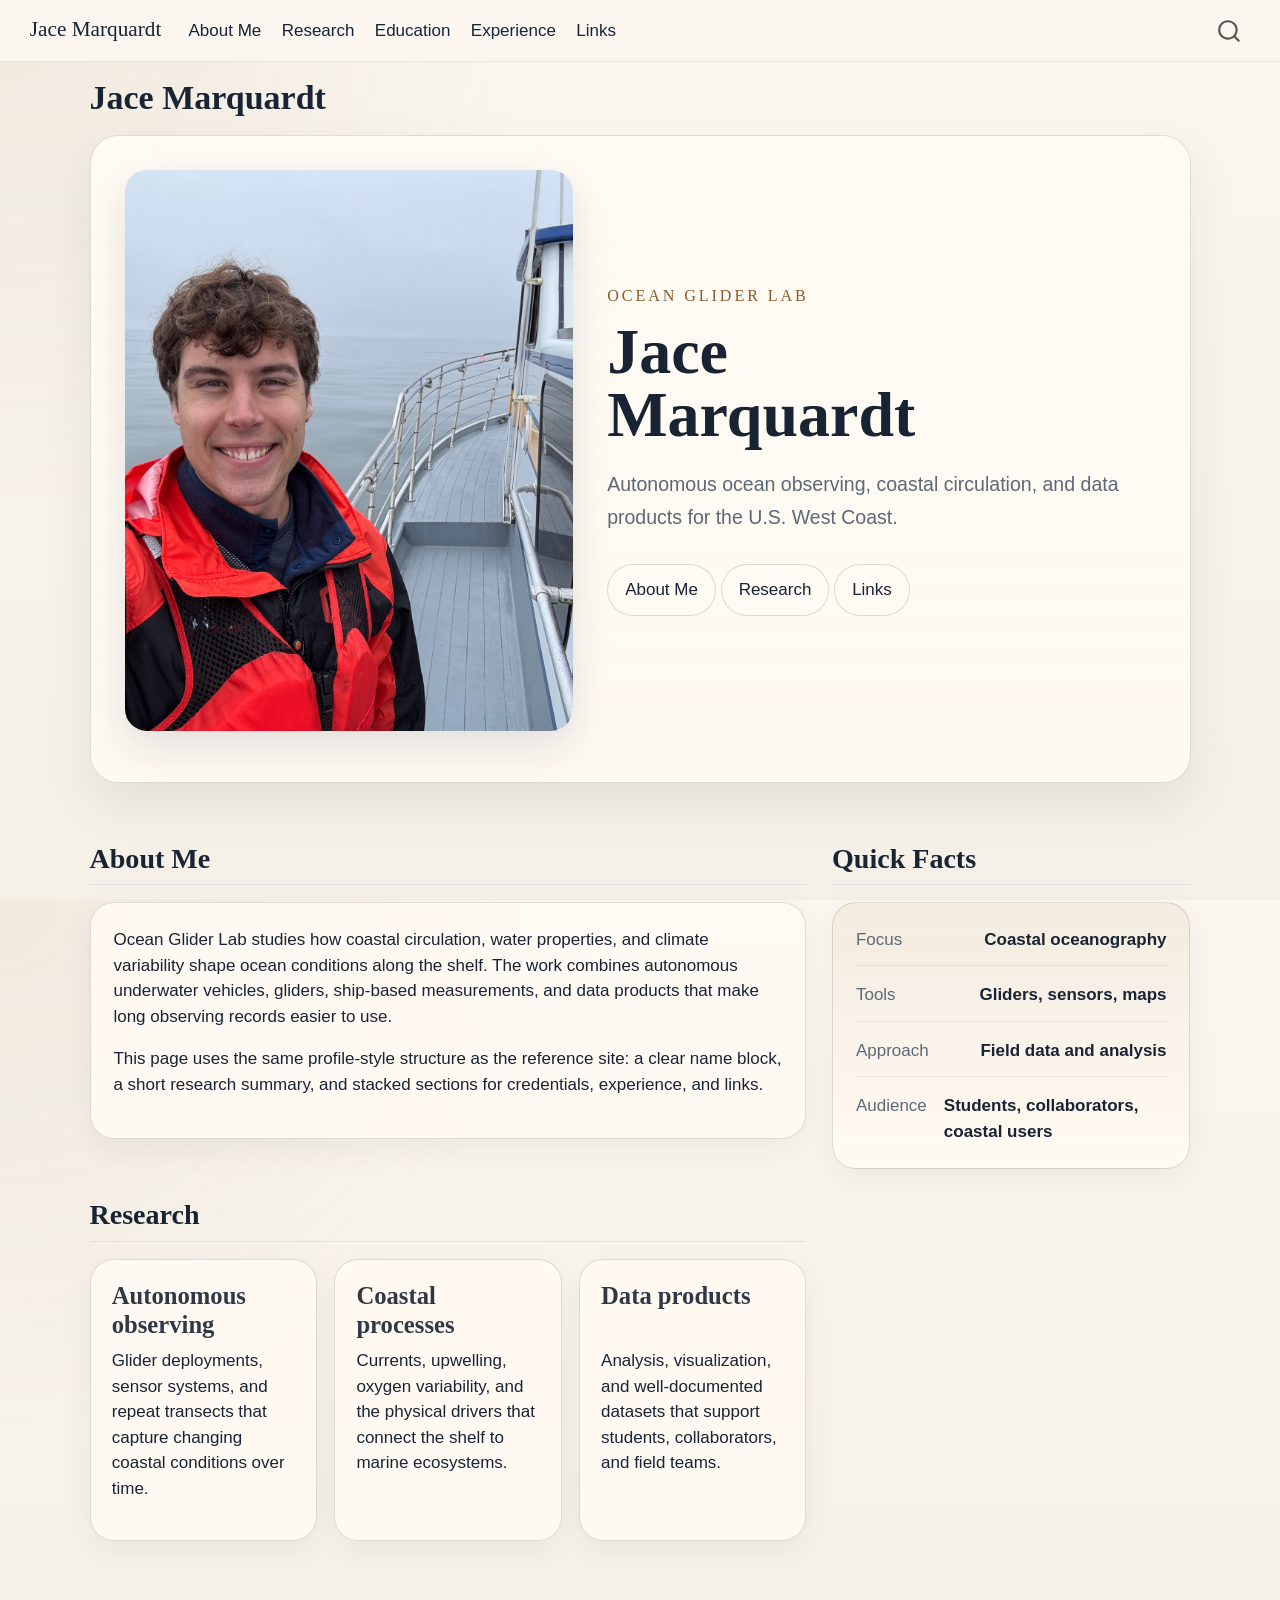
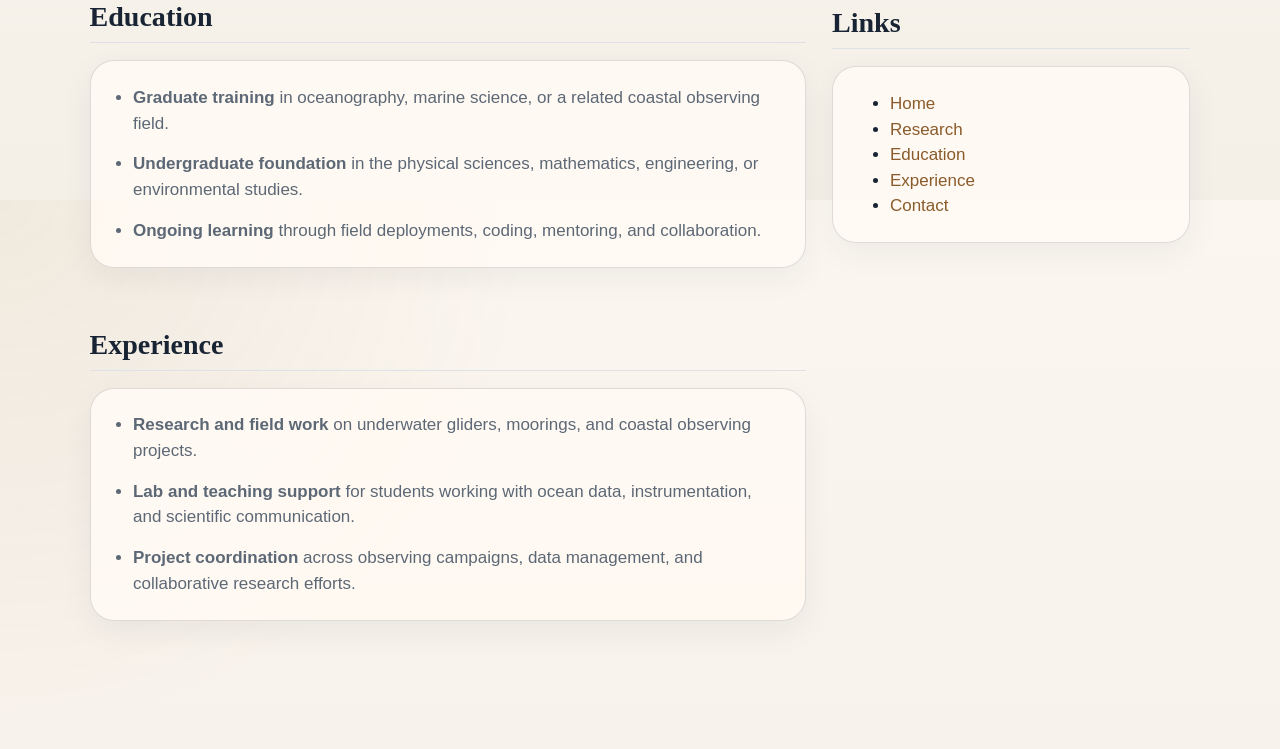
<file: index.html>
<!DOCTYPE html>
<html xmlns="http://www.w3.org/1999/xhtml" lang="en" xml:lang="en"><head>

<meta charset="utf-8">
<meta name="generator" content="quarto-1.8.26">

<meta name="viewport" content="width=device-width, initial-scale=1.0, user-scalable=yes">


<title>Jace Marquardt</title>
<style>
code{white-space: pre-wrap;}
span.smallcaps{font-variant: small-caps;}
div.columns{display: flex; gap: min(4vw, 1.5em);}
div.column{flex: auto; overflow-x: auto;}
div.hanging-indent{margin-left: 1.5em; text-indent: -1.5em;}
ul.task-list{list-style: none;}
ul.task-list li input[type="checkbox"] {
  width: 0.8em;
  margin: 0 0.8em 0.2em -1em; /* quarto-specific, see https://github.com/quarto-dev/quarto-cli/issues/4556 */ 
  vertical-align: middle;
}
</style>


<script src="site_libs/quarto-nav/quarto-nav.js"></script>
<script src="site_libs/quarto-nav/headroom.min.js"></script>
<script src="site_libs/clipboard/clipboard.min.js"></script>
<script src="site_libs/quarto-search/autocomplete.umd.js"></script>
<script src="site_libs/quarto-search/fuse.min.js"></script>
<script src="site_libs/quarto-search/quarto-search.js"></script>
<meta name="quarto:offset" content="./">
<script src="site_libs/quarto-html/quarto.js" type="module"></script>
<script src="site_libs/quarto-html/tabsets/tabsets.js" type="module"></script>
<script src="site_libs/quarto-html/axe/axe-check.js" type="module"></script>
<script src="site_libs/quarto-html/popper.min.js"></script>
<script src="site_libs/quarto-html/tippy.umd.min.js"></script>
<script src="site_libs/quarto-html/anchor.min.js"></script>
<link href="site_libs/quarto-html/tippy.css" rel="stylesheet">
<link href="site_libs/quarto-html/quarto-syntax-highlighting-587c61ba64f3a5504c4d52d930310e48.css" rel="stylesheet" id="quarto-text-highlighting-styles">
<script src="site_libs/bootstrap/bootstrap.min.js"></script>
<link href="site_libs/bootstrap/bootstrap-icons.css" rel="stylesheet">
<link href="site_libs/bootstrap/bootstrap-0e2ed5a012ede8e13c082ff6ed26c046.min.css" rel="stylesheet" append-hash="true" id="quarto-bootstrap" data-mode="light">
<script id="quarto-search-options" type="application/json">{
  "location": "navbar",
  "copy-button": false,
  "collapse-after": 3,
  "panel-placement": "end",
  "type": "overlay",
  "limit": 50,
  "keyboard-shortcut": [
    "f",
    "/",
    "s"
  ],
  "show-item-context": false,
  "language": {
    "search-no-results-text": "No results",
    "search-matching-documents-text": "matching documents",
    "search-copy-link-title": "Copy link to search",
    "search-hide-matches-text": "Hide additional matches",
    "search-more-match-text": "more match in this document",
    "search-more-matches-text": "more matches in this document",
    "search-clear-button-title": "Clear",
    "search-text-placeholder": "",
    "search-detached-cancel-button-title": "Cancel",
    "search-submit-button-title": "Submit",
    "search-label": "Search"
  }
}</script>


<link rel="stylesheet" href="styles.css">
</head>

<body class="nav-fixed quarto-light">

<div id="quarto-search-results"></div>
  <header id="quarto-header" class="headroom fixed-top">
    <nav class="navbar navbar-expand-lg " data-bs-theme="dark">
      <div class="navbar-container container-fluid">
      <div class="navbar-brand-container mx-auto">
    <a class="navbar-brand" href="./index.html">
    <span class="navbar-title">Jace Marquardt</span>
    </a>
  </div>
            <div id="quarto-search" class="" title="Search"></div>
          <button class="navbar-toggler" type="button" data-bs-toggle="collapse" data-bs-target="#navbarCollapse" aria-controls="navbarCollapse" role="menu" aria-expanded="false" aria-label="Toggle navigation" onclick="if (window.quartoToggleHeadroom) { window.quartoToggleHeadroom(); }">
  <span class="navbar-toggler-icon"></span>
</button>
          <div class="collapse navbar-collapse" id="navbarCollapse">
            <ul class="navbar-nav navbar-nav-scroll me-auto">
  <li class="nav-item">
    <a class="nav-link" href="./index.html#about-me"> 
<span class="menu-text">About Me</span></a>
  </li>  
  <li class="nav-item">
    <a class="nav-link" href="./index.html#research"> 
<span class="menu-text">Research</span></a>
  </li>  
  <li class="nav-item">
    <a class="nav-link" href="./index.html#education"> 
<span class="menu-text">Education</span></a>
  </li>  
  <li class="nav-item">
    <a class="nav-link" href="./index.html#experience"> 
<span class="menu-text">Experience</span></a>
  </li>  
  <li class="nav-item">
    <a class="nav-link" href="./index.html#links"> 
<span class="menu-text">Links</span></a>
  </li>  
</ul>
          </div> <!-- /navcollapse -->
            <div class="quarto-navbar-tools">
</div>
      </div> <!-- /container-fluid -->
    </nav>
</header>
<!-- content -->
<div id="quarto-content" class="quarto-container page-columns page-rows-contents page-layout-full page-navbar">
<!-- sidebar -->
<!-- margin-sidebar -->
    
<!-- main -->
<main class="content column-page" id="quarto-document-content"><header id="title-block-header" class="quarto-title-block"><h1 class="title display-7">Jace Marquardt</h1></header>

<header id="title-block-header">


</header>


<div class="hero-panel">
<div class="hero-photo-wrap">
<p><img class="hero-photo" src="img/IMG_1557.jpeg" alt="Jace Marquardt standing on a research vessel wearing a red jacket"></p>
</div>
<div class="hero-copy">
<p class="eyebrow">
Ocean Glider Lab
</p>
<h1>
Jace Marquardt
</h1>
<p class="hero-lead">
Autonomous ocean observing, coastal circulation, and data products for the U.S. West Coast.
</p>
<div class="hero-actions">
<p><a class="hero-button" href="#about-me">About Me</a> <a class="hero-button" href="#research">Research</a> <a class="hero-button" href="#links">Links</a></p>
</div>
</div>
</div>
<div class="layout-grid">
<div class="main-column">
<section id="about-me" class="level2">
<h2 class="anchored" data-anchor-id="about-me">About Me</h2>
<div class="section-card">
<p>Ocean Glider Lab studies how coastal circulation, water properties, and climate variability shape ocean conditions along the shelf. The work combines autonomous underwater vehicles, gliders, ship-based measurements, and data products that make long observing records easier to use.</p>
<p>This page uses the same profile-style structure as the reference site: a clear name block, a short research summary, and stacked sections for credentials, experience, and links.</p>
</div>
</section>
<section id="research" class="level2">
<h2 class="anchored" data-anchor-id="research">Research</h2>
<div class="card-grid">
<div class="feature-card">
<h3 class="anchored">
Autonomous observing
</h3>
<p>
Glider deployments, sensor systems, and repeat transects that capture changing coastal conditions over time.
</p>
</div>
<div class="feature-card">
<h3 class="anchored">
Coastal processes
</h3>
<p>
Currents, upwelling, oxygen variability, and the physical drivers that connect the shelf to marine ecosystems.
</p>
</div>
<div class="feature-card">
<h3 class="anchored">
Data products
</h3>
<p>
Analysis, visualization, and well-documented datasets that support students, collaborators, and field teams.
</p>
</div>
</div>
</section>
<section id="education" class="level2">
<h2 class="anchored" data-anchor-id="education">Education</h2>
<div class="section-card">
<ul class="timeline-list">
<li>
<strong>Graduate training</strong> in oceanography, marine science, or a related coastal observing field.
</li>
<li>
<strong>Undergraduate foundation</strong> in the physical sciences, mathematics, engineering, or environmental studies.
</li>
<li>
<strong>Ongoing learning</strong> through field deployments, coding, mentoring, and collaboration.
</li>
</ul>
</div>
</section>
<section id="experience" class="level2">
<h2 class="anchored" data-anchor-id="experience">Experience</h2>
<div class="section-card">
<ul class="timeline-list">
<li>
<strong>Research and field work</strong> on underwater gliders, moorings, and coastal observing projects.
</li>
<li>
<strong>Lab and teaching support</strong> for students working with ocean data, instrumentation, and scientific communication.
</li>
<li>
<strong>Project coordination</strong> across observing campaigns, data management, and collaborative research efforts.
</li>
</ul>
</div>
</section>
</div>
<div class="sidebar-column">
<section id="quick-facts" class="level2">
<h2 class="anchored" data-anchor-id="quick-facts">Quick Facts</h2>
<div class="info-panel">
<div class="fact-row">
<span>Focus</span><strong>Coastal oceanography</strong>
</div>
<div class="fact-row">
<span>Tools</span><strong>Gliders, sensors, maps</strong>
</div>
<div class="fact-row">
<span>Approach</span><strong>Field data and analysis</strong>
</div>
<div class="fact-row">
<span>Audience</span><strong>Students, collaborators, coastal users</strong>
</div>
</div>
</section>
<section id="links" class="level2">
<h2 class="anchored" data-anchor-id="links">Links</h2>
<div class="section-card links-card">
<ul>
<li><a href="#about-me">Home</a></li>
<li><a href="#research">Research</a></li>
<li><a href="#education">Education</a></li>
<li><a href="#experience">Experience</a></li>
<li><a href="mailto:hello@example.com">Contact</a></li>
</ul>
</div>
</section>
</div>
</div>



</main> <!-- /main -->
<script id="quarto-html-after-body" type="application/javascript">
  window.document.addEventListener("DOMContentLoaded", function (event) {
    const icon = "";
    const anchorJS = new window.AnchorJS();
    anchorJS.options = {
      placement: 'right',
      icon: icon
    };
    anchorJS.add('.anchored');
    const isCodeAnnotation = (el) => {
      for (const clz of el.classList) {
        if (clz.startsWith('code-annotation-')) {                     
          return true;
        }
      }
      return false;
    }
    const onCopySuccess = function(e) {
      // button target
      const button = e.trigger;
      // don't keep focus
      button.blur();
      // flash "checked"
      button.classList.add('code-copy-button-checked');
      var currentTitle = button.getAttribute("title");
      button.setAttribute("title", "Copied!");
      let tooltip;
      if (window.bootstrap) {
        button.setAttribute("data-bs-toggle", "tooltip");
        button.setAttribute("data-bs-placement", "left");
        button.setAttribute("data-bs-title", "Copied!");
        tooltip = new bootstrap.Tooltip(button, 
          { trigger: "manual", 
            customClass: "code-copy-button-tooltip",
            offset: [0, -8]});
        tooltip.show();    
      }
      setTimeout(function() {
        if (tooltip) {
          tooltip.hide();
          button.removeAttribute("data-bs-title");
          button.removeAttribute("data-bs-toggle");
          button.removeAttribute("data-bs-placement");
        }
        button.setAttribute("title", currentTitle);
        button.classList.remove('code-copy-button-checked');
      }, 1000);
      // clear code selection
      e.clearSelection();
    }
    const getTextToCopy = function(trigger) {
      const outerScaffold = trigger.parentElement.cloneNode(true);
      const codeEl = outerScaffold.querySelector('code');
      for (const childEl of codeEl.children) {
        if (isCodeAnnotation(childEl)) {
          childEl.remove();
        }
      }
      return codeEl.innerText;
    }
    const clipboard = new window.ClipboardJS('.code-copy-button:not([data-in-quarto-modal])', {
      text: getTextToCopy
    });
    clipboard.on('success', onCopySuccess);
    if (window.document.getElementById('quarto-embedded-source-code-modal')) {
      const clipboardModal = new window.ClipboardJS('.code-copy-button[data-in-quarto-modal]', {
        text: getTextToCopy,
        container: window.document.getElementById('quarto-embedded-source-code-modal')
      });
      clipboardModal.on('success', onCopySuccess);
    }
      var localhostRegex = new RegExp(/^(?:http|https):\/\/localhost\:?[0-9]*\//);
      var mailtoRegex = new RegExp(/^mailto:/);
        var filterRegex = new RegExp("https:\/\/marqjace\.github\.io\/");
      var isInternal = (href) => {
          return filterRegex.test(href) || localhostRegex.test(href) || mailtoRegex.test(href);
      }
      // Inspect non-navigation links and adorn them if external
     var links = window.document.querySelectorAll('a[href]:not(.nav-link):not(.navbar-brand):not(.toc-action):not(.sidebar-link):not(.sidebar-item-toggle):not(.pagination-link):not(.no-external):not([aria-hidden]):not(.dropdown-item):not(.quarto-navigation-tool):not(.about-link)');
      for (var i=0; i<links.length; i++) {
        const link = links[i];
        if (!isInternal(link.href)) {
          // undo the damage that might have been done by quarto-nav.js in the case of
          // links that we want to consider external
          if (link.dataset.originalHref !== undefined) {
            link.href = link.dataset.originalHref;
          }
        }
      }
    function tippyHover(el, contentFn, onTriggerFn, onUntriggerFn) {
      const config = {
        allowHTML: true,
        maxWidth: 500,
        delay: 100,
        arrow: false,
        appendTo: function(el) {
            return el.parentElement;
        },
        interactive: true,
        interactiveBorder: 10,
        theme: 'quarto',
        placement: 'bottom-start',
      };
      if (contentFn) {
        config.content = contentFn;
      }
      if (onTriggerFn) {
        config.onTrigger = onTriggerFn;
      }
      if (onUntriggerFn) {
        config.onUntrigger = onUntriggerFn;
      }
      window.tippy(el, config); 
    }
    const noterefs = window.document.querySelectorAll('a[role="doc-noteref"]');
    for (var i=0; i<noterefs.length; i++) {
      const ref = noterefs[i];
      tippyHover(ref, function() {
        // use id or data attribute instead here
        let href = ref.getAttribute('data-footnote-href') || ref.getAttribute('href');
        try { href = new URL(href).hash; } catch {}
        const id = href.replace(/^#\/?/, "");
        const note = window.document.getElementById(id);
        if (note) {
          return note.innerHTML;
        } else {
          return "";
        }
      });
    }
    const xrefs = window.document.querySelectorAll('a.quarto-xref');
    const processXRef = (id, note) => {
      // Strip column container classes
      const stripColumnClz = (el) => {
        el.classList.remove("page-full", "page-columns");
        if (el.children) {
          for (const child of el.children) {
            stripColumnClz(child);
          }
        }
      }
      stripColumnClz(note)
      if (id === null || id.startsWith('sec-')) {
        // Special case sections, only their first couple elements
        const container = document.createElement("div");
        if (note.children && note.children.length > 2) {
          container.appendChild(note.children[0].cloneNode(true));
          for (let i = 1; i < note.children.length; i++) {
            const child = note.children[i];
            if (child.tagName === "P" && child.innerText === "") {
              continue;
            } else {
              container.appendChild(child.cloneNode(true));
              break;
            }
          }
          if (window.Quarto?.typesetMath) {
            window.Quarto.typesetMath(container);
          }
          return container.innerHTML
        } else {
          if (window.Quarto?.typesetMath) {
            window.Quarto.typesetMath(note);
          }
          return note.innerHTML;
        }
      } else {
        // Remove any anchor links if they are present
        const anchorLink = note.querySelector('a.anchorjs-link');
        if (anchorLink) {
          anchorLink.remove();
        }
        if (window.Quarto?.typesetMath) {
          window.Quarto.typesetMath(note);
        }
        if (note.classList.contains("callout")) {
          return note.outerHTML;
        } else {
          return note.innerHTML;
        }
      }
    }
    for (var i=0; i<xrefs.length; i++) {
      const xref = xrefs[i];
      tippyHover(xref, undefined, function(instance) {
        instance.disable();
        let url = xref.getAttribute('href');
        let hash = undefined; 
        if (url.startsWith('#')) {
          hash = url;
        } else {
          try { hash = new URL(url).hash; } catch {}
        }
        if (hash) {
          const id = hash.replace(/^#\/?/, "");
          const note = window.document.getElementById(id);
          if (note !== null) {
            try {
              const html = processXRef(id, note.cloneNode(true));
              instance.setContent(html);
            } finally {
              instance.enable();
              instance.show();
            }
          } else {
            // See if we can fetch this
            fetch(url.split('#')[0])
            .then(res => res.text())
            .then(html => {
              const parser = new DOMParser();
              const htmlDoc = parser.parseFromString(html, "text/html");
              const note = htmlDoc.getElementById(id);
              if (note !== null) {
                const html = processXRef(id, note);
                instance.setContent(html);
              } 
            }).finally(() => {
              instance.enable();
              instance.show();
            });
          }
        } else {
          // See if we can fetch a full url (with no hash to target)
          // This is a special case and we should probably do some content thinning / targeting
          fetch(url)
          .then(res => res.text())
          .then(html => {
            const parser = new DOMParser();
            const htmlDoc = parser.parseFromString(html, "text/html");
            const note = htmlDoc.querySelector('main.content');
            if (note !== null) {
              // This should only happen for chapter cross references
              // (since there is no id in the URL)
              // remove the first header
              if (note.children.length > 0 && note.children[0].tagName === "HEADER") {
                note.children[0].remove();
              }
              const html = processXRef(null, note);
              instance.setContent(html);
            } 
          }).finally(() => {
            instance.enable();
            instance.show();
          });
        }
      }, function(instance) {
      });
    }
        let selectedAnnoteEl;
        const selectorForAnnotation = ( cell, annotation) => {
          let cellAttr = 'data-code-cell="' + cell + '"';
          let lineAttr = 'data-code-annotation="' +  annotation + '"';
          const selector = 'span[' + cellAttr + '][' + lineAttr + ']';
          return selector;
        }
        const selectCodeLines = (annoteEl) => {
          const doc = window.document;
          const targetCell = annoteEl.getAttribute("data-target-cell");
          const targetAnnotation = annoteEl.getAttribute("data-target-annotation");
          const annoteSpan = window.document.querySelector(selectorForAnnotation(targetCell, targetAnnotation));
          const lines = annoteSpan.getAttribute("data-code-lines").split(",");
          const lineIds = lines.map((line) => {
            return targetCell + "-" + line;
          })
          let top = null;
          let height = null;
          let parent = null;
          if (lineIds.length > 0) {
              //compute the position of the single el (top and bottom and make a div)
              const el = window.document.getElementById(lineIds[0]);
              top = el.offsetTop;
              height = el.offsetHeight;
              parent = el.parentElement.parentElement;
            if (lineIds.length > 1) {
              const lastEl = window.document.getElementById(lineIds[lineIds.length - 1]);
              const bottom = lastEl.offsetTop + lastEl.offsetHeight;
              height = bottom - top;
            }
            if (top !== null && height !== null && parent !== null) {
              // cook up a div (if necessary) and position it 
              let div = window.document.getElementById("code-annotation-line-highlight");
              if (div === null) {
                div = window.document.createElement("div");
                div.setAttribute("id", "code-annotation-line-highlight");
                div.style.position = 'absolute';
                parent.appendChild(div);
              }
              div.style.top = top - 2 + "px";
              div.style.height = height + 4 + "px";
              div.style.left = 0;
              let gutterDiv = window.document.getElementById("code-annotation-line-highlight-gutter");
              if (gutterDiv === null) {
                gutterDiv = window.document.createElement("div");
                gutterDiv.setAttribute("id", "code-annotation-line-highlight-gutter");
                gutterDiv.style.position = 'absolute';
                const codeCell = window.document.getElementById(targetCell);
                const gutter = codeCell.querySelector('.code-annotation-gutter');
                gutter.appendChild(gutterDiv);
              }
              gutterDiv.style.top = top - 2 + "px";
              gutterDiv.style.height = height + 4 + "px";
            }
            selectedAnnoteEl = annoteEl;
          }
        };
        const unselectCodeLines = () => {
          const elementsIds = ["code-annotation-line-highlight", "code-annotation-line-highlight-gutter"];
          elementsIds.forEach((elId) => {
            const div = window.document.getElementById(elId);
            if (div) {
              div.remove();
            }
          });
          selectedAnnoteEl = undefined;
        };
          // Handle positioning of the toggle
      window.addEventListener(
        "resize",
        throttle(() => {
          elRect = undefined;
          if (selectedAnnoteEl) {
            selectCodeLines(selectedAnnoteEl);
          }
        }, 10)
      );
      function throttle(fn, ms) {
      let throttle = false;
      let timer;
        return (...args) => {
          if(!throttle) { // first call gets through
              fn.apply(this, args);
              throttle = true;
          } else { // all the others get throttled
              if(timer) clearTimeout(timer); // cancel #2
              timer = setTimeout(() => {
                fn.apply(this, args);
                timer = throttle = false;
              }, ms);
          }
        };
      }
        // Attach click handler to the DT
        const annoteDls = window.document.querySelectorAll('dt[data-target-cell]');
        for (const annoteDlNode of annoteDls) {
          annoteDlNode.addEventListener('click', (event) => {
            const clickedEl = event.target;
            if (clickedEl !== selectedAnnoteEl) {
              unselectCodeLines();
              const activeEl = window.document.querySelector('dt[data-target-cell].code-annotation-active');
              if (activeEl) {
                activeEl.classList.remove('code-annotation-active');
              }
              selectCodeLines(clickedEl);
              clickedEl.classList.add('code-annotation-active');
            } else {
              // Unselect the line
              unselectCodeLines();
              clickedEl.classList.remove('code-annotation-active');
            }
          });
        }
    const findCites = (el) => {
      const parentEl = el.parentElement;
      if (parentEl) {
        const cites = parentEl.dataset.cites;
        if (cites) {
          return {
            el,
            cites: cites.split(' ')
          };
        } else {
          return findCites(el.parentElement)
        }
      } else {
        return undefined;
      }
    };
    var bibliorefs = window.document.querySelectorAll('a[role="doc-biblioref"]');
    for (var i=0; i<bibliorefs.length; i++) {
      const ref = bibliorefs[i];
      const citeInfo = findCites(ref);
      if (citeInfo) {
        tippyHover(citeInfo.el, function() {
          var popup = window.document.createElement('div');
          citeInfo.cites.forEach(function(cite) {
            var citeDiv = window.document.createElement('div');
            citeDiv.classList.add('hanging-indent');
            citeDiv.classList.add('csl-entry');
            var biblioDiv = window.document.getElementById('ref-' + cite);
            if (biblioDiv) {
              citeDiv.innerHTML = biblioDiv.innerHTML;
            }
            popup.appendChild(citeDiv);
          });
          return popup.innerHTML;
        });
      }
    }
  });
  </script>
</div> <!-- /content -->




</body></html>
</file>
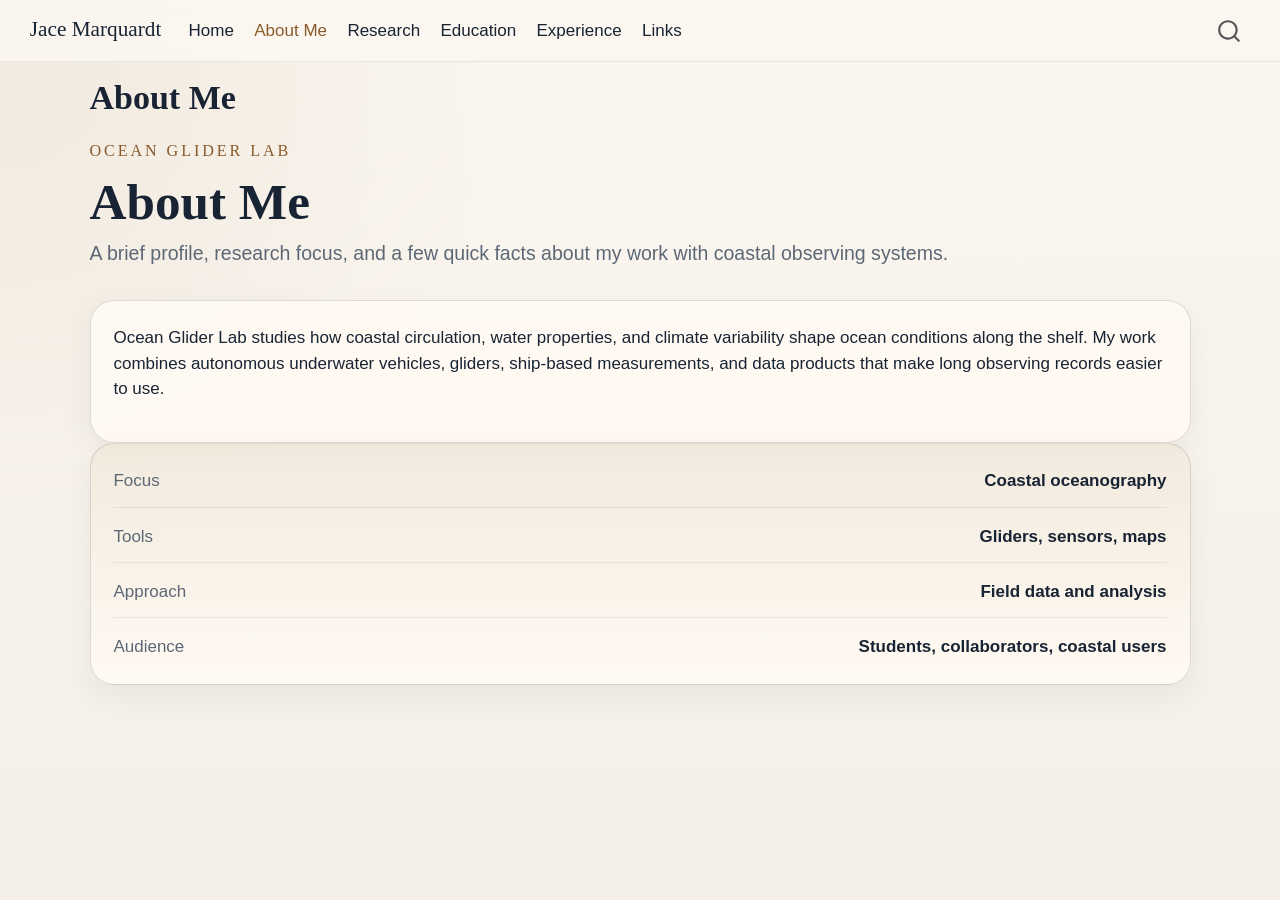
<file: about.html>
<!DOCTYPE html>
<html xmlns="http://www.w3.org/1999/xhtml" lang="en" xml:lang="en"><head>

<meta charset="utf-8">
<meta name="generator" content="quarto-1.8.26">

<meta name="viewport" content="width=device-width, initial-scale=1.0, user-scalable=yes">


<title>About Me – Jace Marquardt</title>
<style>
code{white-space: pre-wrap;}
span.smallcaps{font-variant: small-caps;}
div.columns{display: flex; gap: min(4vw, 1.5em);}
div.column{flex: auto; overflow-x: auto;}
div.hanging-indent{margin-left: 1.5em; text-indent: -1.5em;}
ul.task-list{list-style: none;}
ul.task-list li input[type="checkbox"] {
  width: 0.8em;
  margin: 0 0.8em 0.2em -1em; /* quarto-specific, see https://github.com/quarto-dev/quarto-cli/issues/4556 */ 
  vertical-align: middle;
}
</style>


<script src="site_libs/quarto-nav/quarto-nav.js"></script>
<script src="site_libs/quarto-nav/headroom.min.js"></script>
<script src="site_libs/clipboard/clipboard.min.js"></script>
<script src="site_libs/quarto-search/autocomplete.umd.js"></script>
<script src="site_libs/quarto-search/fuse.min.js"></script>
<script src="site_libs/quarto-search/quarto-search.js"></script>
<meta name="quarto:offset" content="./">
<script src="site_libs/quarto-html/quarto.js" type="module"></script>
<script src="site_libs/quarto-html/tabsets/tabsets.js" type="module"></script>
<script src="site_libs/quarto-html/axe/axe-check.js" type="module"></script>
<script src="site_libs/quarto-html/popper.min.js"></script>
<script src="site_libs/quarto-html/tippy.umd.min.js"></script>
<script src="site_libs/quarto-html/anchor.min.js"></script>
<link href="site_libs/quarto-html/tippy.css" rel="stylesheet">
<link href="site_libs/quarto-html/quarto-syntax-highlighting-587c61ba64f3a5504c4d52d930310e48.css" rel="stylesheet" id="quarto-text-highlighting-styles">
<script src="site_libs/bootstrap/bootstrap.min.js"></script>
<link href="site_libs/bootstrap/bootstrap-icons.css" rel="stylesheet">
<link href="site_libs/bootstrap/bootstrap-0e2ed5a012ede8e13c082ff6ed26c046.min.css" rel="stylesheet" append-hash="true" id="quarto-bootstrap" data-mode="light">
<script id="quarto-search-options" type="application/json">{
  "location": "navbar",
  "copy-button": false,
  "collapse-after": 3,
  "panel-placement": "end",
  "type": "overlay",
  "limit": 50,
  "keyboard-shortcut": [
    "f",
    "/",
    "s"
  ],
  "show-item-context": false,
  "language": {
    "search-no-results-text": "No results",
    "search-matching-documents-text": "matching documents",
    "search-copy-link-title": "Copy link to search",
    "search-hide-matches-text": "Hide additional matches",
    "search-more-match-text": "more match in this document",
    "search-more-matches-text": "more matches in this document",
    "search-clear-button-title": "Clear",
    "search-text-placeholder": "",
    "search-detached-cancel-button-title": "Cancel",
    "search-submit-button-title": "Submit",
    "search-label": "Search"
  }
}</script>


<link rel="stylesheet" href="styles.css">
</head>

<body class="nav-fixed quarto-light">

<div id="quarto-search-results"></div>
  <header id="quarto-header" class="headroom fixed-top">
    <nav class="navbar navbar-expand-lg " data-bs-theme="dark">
      <div class="navbar-container container-fluid">
      <div class="navbar-brand-container mx-auto">
    <a class="navbar-brand" href="./index.html">
    <span class="navbar-title">Jace Marquardt</span>
    </a>
  </div>
            <div id="quarto-search" class="" title="Search"></div>
          <button class="navbar-toggler" type="button" data-bs-toggle="collapse" data-bs-target="#navbarCollapse" aria-controls="navbarCollapse" role="menu" aria-expanded="false" aria-label="Toggle navigation" onclick="if (window.quartoToggleHeadroom) { window.quartoToggleHeadroom(); }">
  <span class="navbar-toggler-icon"></span>
</button>
          <div class="collapse navbar-collapse" id="navbarCollapse">
            <ul class="navbar-nav navbar-nav-scroll me-auto">
  <li class="nav-item">
    <a class="nav-link" href="./index.html"> 
<span class="menu-text">Home</span></a>
  </li>  
  <li class="nav-item">
    <a class="nav-link active" href="./about.html" aria-current="page"> 
<span class="menu-text">About Me</span></a>
  </li>  
  <li class="nav-item">
    <a class="nav-link" href="./research.html"> 
<span class="menu-text">Research</span></a>
  </li>  
  <li class="nav-item">
    <a class="nav-link" href="./education.html"> 
<span class="menu-text">Education</span></a>
  </li>  
  <li class="nav-item">
    <a class="nav-link" href="./experience.html"> 
<span class="menu-text">Experience</span></a>
  </li>  
  <li class="nav-item">
    <a class="nav-link" href="./links.html"> 
<span class="menu-text">Links</span></a>
  </li>  
</ul>
          </div> <!-- /navcollapse -->
            <div class="quarto-navbar-tools">
</div>
      </div> <!-- /container-fluid -->
    </nav>
</header>
<!-- content -->
<div id="quarto-content" class="quarto-container page-columns page-rows-contents page-layout-full page-navbar">
<!-- sidebar -->
<!-- margin-sidebar -->
    
<!-- main -->
<main class="content column-page" id="quarto-document-content"><header id="title-block-header" class="quarto-title-block"><h1 class="title display-7">About Me</h1></header>

<header id="title-block-header">


</header>


<div class="page-hero">
<p class="eyebrow">
Ocean Glider Lab
</p>
<h1>
About Me
</h1>
<p class="hero-lead">
A brief profile, research focus, and a few quick facts about my work with coastal observing systems.
</p>
</div>
<div class="section-card">
<p>Ocean Glider Lab studies how coastal circulation, water properties, and climate variability shape ocean conditions along the shelf. My work combines autonomous underwater vehicles, gliders, ship-based measurements, and data products that make long observing records easier to use.</p>
</div>
<div class="info-panel">
<div class="fact-row">
<span>Focus</span><strong>Coastal oceanography</strong>
</div>
<div class="fact-row">
<span>Tools</span><strong>Gliders, sensors, maps</strong>
</div>
<div class="fact-row">
<span>Approach</span><strong>Field data and analysis</strong>
</div>
<div class="fact-row">
<span>Audience</span><strong>Students, collaborators, coastal users</strong>
</div>
</div>



</main> <!-- /main -->
<script id="quarto-html-after-body" type="application/javascript">
  window.document.addEventListener("DOMContentLoaded", function (event) {
    const icon = "";
    const anchorJS = new window.AnchorJS();
    anchorJS.options = {
      placement: 'right',
      icon: icon
    };
    anchorJS.add('.anchored');
    const isCodeAnnotation = (el) => {
      for (const clz of el.classList) {
        if (clz.startsWith('code-annotation-')) {                     
          return true;
        }
      }
      return false;
    }
    const onCopySuccess = function(e) {
      // button target
      const button = e.trigger;
      // don't keep focus
      button.blur();
      // flash "checked"
      button.classList.add('code-copy-button-checked');
      var currentTitle = button.getAttribute("title");
      button.setAttribute("title", "Copied!");
      let tooltip;
      if (window.bootstrap) {
        button.setAttribute("data-bs-toggle", "tooltip");
        button.setAttribute("data-bs-placement", "left");
        button.setAttribute("data-bs-title", "Copied!");
        tooltip = new bootstrap.Tooltip(button, 
          { trigger: "manual", 
            customClass: "code-copy-button-tooltip",
            offset: [0, -8]});
        tooltip.show();    
      }
      setTimeout(function() {
        if (tooltip) {
          tooltip.hide();
          button.removeAttribute("data-bs-title");
          button.removeAttribute("data-bs-toggle");
          button.removeAttribute("data-bs-placement");
        }
        button.setAttribute("title", currentTitle);
        button.classList.remove('code-copy-button-checked');
      }, 1000);
      // clear code selection
      e.clearSelection();
    }
    const getTextToCopy = function(trigger) {
      const outerScaffold = trigger.parentElement.cloneNode(true);
      const codeEl = outerScaffold.querySelector('code');
      for (const childEl of codeEl.children) {
        if (isCodeAnnotation(childEl)) {
          childEl.remove();
        }
      }
      return codeEl.innerText;
    }
    const clipboard = new window.ClipboardJS('.code-copy-button:not([data-in-quarto-modal])', {
      text: getTextToCopy
    });
    clipboard.on('success', onCopySuccess);
    if (window.document.getElementById('quarto-embedded-source-code-modal')) {
      const clipboardModal = new window.ClipboardJS('.code-copy-button[data-in-quarto-modal]', {
        text: getTextToCopy,
        container: window.document.getElementById('quarto-embedded-source-code-modal')
      });
      clipboardModal.on('success', onCopySuccess);
    }
      var localhostRegex = new RegExp(/^(?:http|https):\/\/localhost\:?[0-9]*\//);
      var mailtoRegex = new RegExp(/^mailto:/);
        var filterRegex = new RegExp("https:\/\/marqjace\.github\.io\/");
      var isInternal = (href) => {
          return filterRegex.test(href) || localhostRegex.test(href) || mailtoRegex.test(href);
      }
      // Inspect non-navigation links and adorn them if external
     var links = window.document.querySelectorAll('a[href]:not(.nav-link):not(.navbar-brand):not(.toc-action):not(.sidebar-link):not(.sidebar-item-toggle):not(.pagination-link):not(.no-external):not([aria-hidden]):not(.dropdown-item):not(.quarto-navigation-tool):not(.about-link)');
      for (var i=0; i<links.length; i++) {
        const link = links[i];
        if (!isInternal(link.href)) {
          // undo the damage that might have been done by quarto-nav.js in the case of
          // links that we want to consider external
          if (link.dataset.originalHref !== undefined) {
            link.href = link.dataset.originalHref;
          }
        }
      }
    function tippyHover(el, contentFn, onTriggerFn, onUntriggerFn) {
      const config = {
        allowHTML: true,
        maxWidth: 500,
        delay: 100,
        arrow: false,
        appendTo: function(el) {
            return el.parentElement;
        },
        interactive: true,
        interactiveBorder: 10,
        theme: 'quarto',
        placement: 'bottom-start',
      };
      if (contentFn) {
        config.content = contentFn;
      }
      if (onTriggerFn) {
        config.onTrigger = onTriggerFn;
      }
      if (onUntriggerFn) {
        config.onUntrigger = onUntriggerFn;
      }
      window.tippy(el, config); 
    }
    const noterefs = window.document.querySelectorAll('a[role="doc-noteref"]');
    for (var i=0; i<noterefs.length; i++) {
      const ref = noterefs[i];
      tippyHover(ref, function() {
        // use id or data attribute instead here
        let href = ref.getAttribute('data-footnote-href') || ref.getAttribute('href');
        try { href = new URL(href).hash; } catch {}
        const id = href.replace(/^#\/?/, "");
        const note = window.document.getElementById(id);
        if (note) {
          return note.innerHTML;
        } else {
          return "";
        }
      });
    }
    const xrefs = window.document.querySelectorAll('a.quarto-xref');
    const processXRef = (id, note) => {
      // Strip column container classes
      const stripColumnClz = (el) => {
        el.classList.remove("page-full", "page-columns");
        if (el.children) {
          for (const child of el.children) {
            stripColumnClz(child);
          }
        }
      }
      stripColumnClz(note)
      if (id === null || id.startsWith('sec-')) {
        // Special case sections, only their first couple elements
        const container = document.createElement("div");
        if (note.children && note.children.length > 2) {
          container.appendChild(note.children[0].cloneNode(true));
          for (let i = 1; i < note.children.length; i++) {
            const child = note.children[i];
            if (child.tagName === "P" && child.innerText === "") {
              continue;
            } else {
              container.appendChild(child.cloneNode(true));
              break;
            }
          }
          if (window.Quarto?.typesetMath) {
            window.Quarto.typesetMath(container);
          }
          return container.innerHTML
        } else {
          if (window.Quarto?.typesetMath) {
            window.Quarto.typesetMath(note);
          }
          return note.innerHTML;
        }
      } else {
        // Remove any anchor links if they are present
        const anchorLink = note.querySelector('a.anchorjs-link');
        if (anchorLink) {
          anchorLink.remove();
        }
        if (window.Quarto?.typesetMath) {
          window.Quarto.typesetMath(note);
        }
        if (note.classList.contains("callout")) {
          return note.outerHTML;
        } else {
          return note.innerHTML;
        }
      }
    }
    for (var i=0; i<xrefs.length; i++) {
      const xref = xrefs[i];
      tippyHover(xref, undefined, function(instance) {
        instance.disable();
        let url = xref.getAttribute('href');
        let hash = undefined; 
        if (url.startsWith('#')) {
          hash = url;
        } else {
          try { hash = new URL(url).hash; } catch {}
        }
        if (hash) {
          const id = hash.replace(/^#\/?/, "");
          const note = window.document.getElementById(id);
          if (note !== null) {
            try {
              const html = processXRef(id, note.cloneNode(true));
              instance.setContent(html);
            } finally {
              instance.enable();
              instance.show();
            }
          } else {
            // See if we can fetch this
            fetch(url.split('#')[0])
            .then(res => res.text())
            .then(html => {
              const parser = new DOMParser();
              const htmlDoc = parser.parseFromString(html, "text/html");
              const note = htmlDoc.getElementById(id);
              if (note !== null) {
                const html = processXRef(id, note);
                instance.setContent(html);
              } 
            }).finally(() => {
              instance.enable();
              instance.show();
            });
          }
        } else {
          // See if we can fetch a full url (with no hash to target)
          // This is a special case and we should probably do some content thinning / targeting
          fetch(url)
          .then(res => res.text())
          .then(html => {
            const parser = new DOMParser();
            const htmlDoc = parser.parseFromString(html, "text/html");
            const note = htmlDoc.querySelector('main.content');
            if (note !== null) {
              // This should only happen for chapter cross references
              // (since there is no id in the URL)
              // remove the first header
              if (note.children.length > 0 && note.children[0].tagName === "HEADER") {
                note.children[0].remove();
              }
              const html = processXRef(null, note);
              instance.setContent(html);
            } 
          }).finally(() => {
            instance.enable();
            instance.show();
          });
        }
      }, function(instance) {
      });
    }
        let selectedAnnoteEl;
        const selectorForAnnotation = ( cell, annotation) => {
          let cellAttr = 'data-code-cell="' + cell + '"';
          let lineAttr = 'data-code-annotation="' +  annotation + '"';
          const selector = 'span[' + cellAttr + '][' + lineAttr + ']';
          return selector;
        }
        const selectCodeLines = (annoteEl) => {
          const doc = window.document;
          const targetCell = annoteEl.getAttribute("data-target-cell");
          const targetAnnotation = annoteEl.getAttribute("data-target-annotation");
          const annoteSpan = window.document.querySelector(selectorForAnnotation(targetCell, targetAnnotation));
          const lines = annoteSpan.getAttribute("data-code-lines").split(",");
          const lineIds = lines.map((line) => {
            return targetCell + "-" + line;
          })
          let top = null;
          let height = null;
          let parent = null;
          if (lineIds.length > 0) {
              //compute the position of the single el (top and bottom and make a div)
              const el = window.document.getElementById(lineIds[0]);
              top = el.offsetTop;
              height = el.offsetHeight;
              parent = el.parentElement.parentElement;
            if (lineIds.length > 1) {
              const lastEl = window.document.getElementById(lineIds[lineIds.length - 1]);
              const bottom = lastEl.offsetTop + lastEl.offsetHeight;
              height = bottom - top;
            }
            if (top !== null && height !== null && parent !== null) {
              // cook up a div (if necessary) and position it 
              let div = window.document.getElementById("code-annotation-line-highlight");
              if (div === null) {
                div = window.document.createElement("div");
                div.setAttribute("id", "code-annotation-line-highlight");
                div.style.position = 'absolute';
                parent.appendChild(div);
              }
              div.style.top = top - 2 + "px";
              div.style.height = height + 4 + "px";
              div.style.left = 0;
              let gutterDiv = window.document.getElementById("code-annotation-line-highlight-gutter");
              if (gutterDiv === null) {
                gutterDiv = window.document.createElement("div");
                gutterDiv.setAttribute("id", "code-annotation-line-highlight-gutter");
                gutterDiv.style.position = 'absolute';
                const codeCell = window.document.getElementById(targetCell);
                const gutter = codeCell.querySelector('.code-annotation-gutter');
                gutter.appendChild(gutterDiv);
              }
              gutterDiv.style.top = top - 2 + "px";
              gutterDiv.style.height = height + 4 + "px";
            }
            selectedAnnoteEl = annoteEl;
          }
        };
        const unselectCodeLines = () => {
          const elementsIds = ["code-annotation-line-highlight", "code-annotation-line-highlight-gutter"];
          elementsIds.forEach((elId) => {
            const div = window.document.getElementById(elId);
            if (div) {
              div.remove();
            }
          });
          selectedAnnoteEl = undefined;
        };
          // Handle positioning of the toggle
      window.addEventListener(
        "resize",
        throttle(() => {
          elRect = undefined;
          if (selectedAnnoteEl) {
            selectCodeLines(selectedAnnoteEl);
          }
        }, 10)
      );
      function throttle(fn, ms) {
      let throttle = false;
      let timer;
        return (...args) => {
          if(!throttle) { // first call gets through
              fn.apply(this, args);
              throttle = true;
          } else { // all the others get throttled
              if(timer) clearTimeout(timer); // cancel #2
              timer = setTimeout(() => {
                fn.apply(this, args);
                timer = throttle = false;
              }, ms);
          }
        };
      }
        // Attach click handler to the DT
        const annoteDls = window.document.querySelectorAll('dt[data-target-cell]');
        for (const annoteDlNode of annoteDls) {
          annoteDlNode.addEventListener('click', (event) => {
            const clickedEl = event.target;
            if (clickedEl !== selectedAnnoteEl) {
              unselectCodeLines();
              const activeEl = window.document.querySelector('dt[data-target-cell].code-annotation-active');
              if (activeEl) {
                activeEl.classList.remove('code-annotation-active');
              }
              selectCodeLines(clickedEl);
              clickedEl.classList.add('code-annotation-active');
            } else {
              // Unselect the line
              unselectCodeLines();
              clickedEl.classList.remove('code-annotation-active');
            }
          });
        }
    const findCites = (el) => {
      const parentEl = el.parentElement;
      if (parentEl) {
        const cites = parentEl.dataset.cites;
        if (cites) {
          return {
            el,
            cites: cites.split(' ')
          };
        } else {
          return findCites(el.parentElement)
        }
      } else {
        return undefined;
      }
    };
    var bibliorefs = window.document.querySelectorAll('a[role="doc-biblioref"]');
    for (var i=0; i<bibliorefs.length; i++) {
      const ref = bibliorefs[i];
      const citeInfo = findCites(ref);
      if (citeInfo) {
        tippyHover(citeInfo.el, function() {
          var popup = window.document.createElement('div');
          citeInfo.cites.forEach(function(cite) {
            var citeDiv = window.document.createElement('div');
            citeDiv.classList.add('hanging-indent');
            citeDiv.classList.add('csl-entry');
            var biblioDiv = window.document.getElementById('ref-' + cite);
            if (biblioDiv) {
              citeDiv.innerHTML = biblioDiv.innerHTML;
            }
            popup.appendChild(citeDiv);
          });
          return popup.innerHTML;
        });
      }
    }
  });
  </script>
</div> <!-- /content -->




</body></html>
</file>
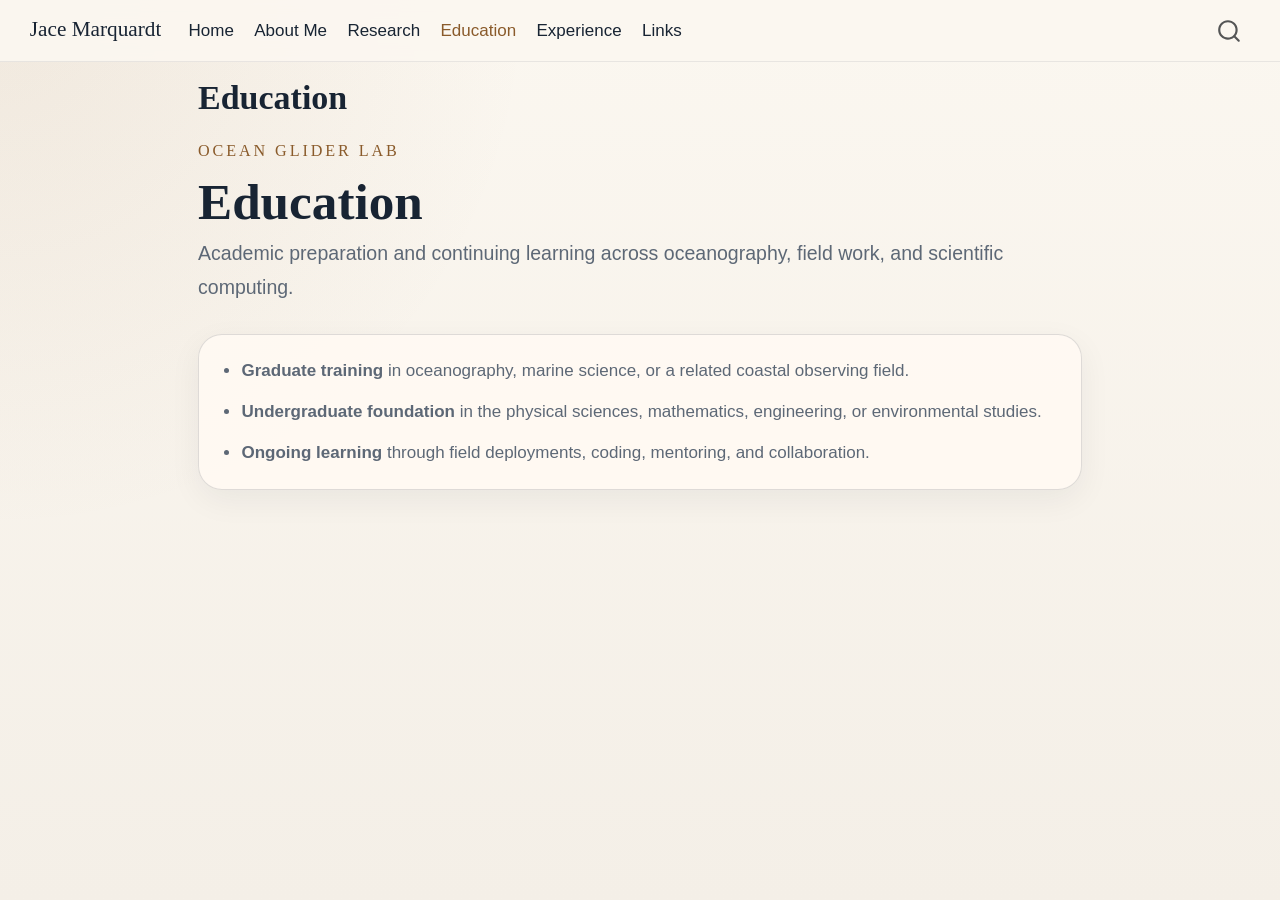
<file: education.html>
<!DOCTYPE html>
<html xmlns="http://www.w3.org/1999/xhtml" lang="en" xml:lang="en"><head>

<meta charset="utf-8">
<meta name="generator" content="quarto-1.8.26">

<meta name="viewport" content="width=device-width, initial-scale=1.0, user-scalable=yes">


<title>Education – Jace Marquardt</title>
<style>
code{white-space: pre-wrap;}
span.smallcaps{font-variant: small-caps;}
div.columns{display: flex; gap: min(4vw, 1.5em);}
div.column{flex: auto; overflow-x: auto;}
div.hanging-indent{margin-left: 1.5em; text-indent: -1.5em;}
ul.task-list{list-style: none;}
ul.task-list li input[type="checkbox"] {
  width: 0.8em;
  margin: 0 0.8em 0.2em -1em; /* quarto-specific, see https://github.com/quarto-dev/quarto-cli/issues/4556 */ 
  vertical-align: middle;
}
</style>


<script src="site_libs/quarto-nav/quarto-nav.js"></script>
<script src="site_libs/quarto-nav/headroom.min.js"></script>
<script src="site_libs/clipboard/clipboard.min.js"></script>
<script src="site_libs/quarto-search/autocomplete.umd.js"></script>
<script src="site_libs/quarto-search/fuse.min.js"></script>
<script src="site_libs/quarto-search/quarto-search.js"></script>
<meta name="quarto:offset" content="./">
<script src="site_libs/quarto-html/quarto.js" type="module"></script>
<script src="site_libs/quarto-html/tabsets/tabsets.js" type="module"></script>
<script src="site_libs/quarto-html/axe/axe-check.js" type="module"></script>
<script src="site_libs/quarto-html/popper.min.js"></script>
<script src="site_libs/quarto-html/tippy.umd.min.js"></script>
<script src="site_libs/quarto-html/anchor.min.js"></script>
<link href="site_libs/quarto-html/tippy.css" rel="stylesheet">
<link href="site_libs/quarto-html/quarto-syntax-highlighting-587c61ba64f3a5504c4d52d930310e48.css" rel="stylesheet" id="quarto-text-highlighting-styles">
<script src="site_libs/bootstrap/bootstrap.min.js"></script>
<link href="site_libs/bootstrap/bootstrap-icons.css" rel="stylesheet">
<link href="site_libs/bootstrap/bootstrap-0e2ed5a012ede8e13c082ff6ed26c046.min.css" rel="stylesheet" append-hash="true" id="quarto-bootstrap" data-mode="light">
<script id="quarto-search-options" type="application/json">{
  "location": "navbar",
  "copy-button": false,
  "collapse-after": 3,
  "panel-placement": "end",
  "type": "overlay",
  "limit": 50,
  "keyboard-shortcut": [
    "f",
    "/",
    "s"
  ],
  "show-item-context": false,
  "language": {
    "search-no-results-text": "No results",
    "search-matching-documents-text": "matching documents",
    "search-copy-link-title": "Copy link to search",
    "search-hide-matches-text": "Hide additional matches",
    "search-more-match-text": "more match in this document",
    "search-more-matches-text": "more matches in this document",
    "search-clear-button-title": "Clear",
    "search-text-placeholder": "",
    "search-detached-cancel-button-title": "Cancel",
    "search-submit-button-title": "Submit",
    "search-label": "Search"
  }
}</script>


<link rel="stylesheet" href="styles.css">
</head>

<body class="nav-fixed quarto-light">

<div id="quarto-search-results"></div>
  <header id="quarto-header" class="headroom fixed-top">
    <nav class="navbar navbar-expand-lg " data-bs-theme="dark">
      <div class="navbar-container container-fluid">
      <div class="navbar-brand-container mx-auto">
    <a class="navbar-brand" href="./index.html">
    <span class="navbar-title">Jace Marquardt</span>
    </a>
  </div>
            <div id="quarto-search" class="" title="Search"></div>
          <button class="navbar-toggler" type="button" data-bs-toggle="collapse" data-bs-target="#navbarCollapse" aria-controls="navbarCollapse" role="menu" aria-expanded="false" aria-label="Toggle navigation" onclick="if (window.quartoToggleHeadroom) { window.quartoToggleHeadroom(); }">
  <span class="navbar-toggler-icon"></span>
</button>
          <div class="collapse navbar-collapse" id="navbarCollapse">
            <ul class="navbar-nav navbar-nav-scroll me-auto">
  <li class="nav-item">
    <a class="nav-link" href="./index.html"> 
<span class="menu-text">Home</span></a>
  </li>  
  <li class="nav-item">
    <a class="nav-link" href="./about.html"> 
<span class="menu-text">About Me</span></a>
  </li>  
  <li class="nav-item">
    <a class="nav-link" href="./research.html"> 
<span class="menu-text">Research</span></a>
  </li>  
  <li class="nav-item">
    <a class="nav-link active" href="./education.html" aria-current="page"> 
<span class="menu-text">Education</span></a>
  </li>  
  <li class="nav-item">
    <a class="nav-link" href="./experience.html"> 
<span class="menu-text">Experience</span></a>
  </li>  
  <li class="nav-item">
    <a class="nav-link" href="./links.html"> 
<span class="menu-text">Links</span></a>
  </li>  
</ul>
          </div> <!-- /navcollapse -->
            <div class="quarto-navbar-tools">
</div>
      </div> <!-- /container-fluid -->
    </nav>
</header>
<!-- content -->
<div id="quarto-content" class="quarto-container page-columns page-rows-contents page-layout-full page-navbar">
<!-- sidebar -->
<!-- margin-sidebar -->
    
<!-- main -->
<main class="content column-page" id="quarto-document-content"><header id="title-block-header" class="quarto-title-block"><h1 class="title display-7">Education</h1></header>

<header id="title-block-header">


</header>


<div class="page-hero">
<p class="eyebrow">
Ocean Glider Lab
</p>
<h1>
Education
</h1>
<p class="hero-lead">
Academic preparation and continuing learning across oceanography, field work, and scientific computing.
</p>
</div>
<div class="section-card">
<ul class="timeline-list">
<li>
<strong>Graduate training</strong> in oceanography, marine science, or a related coastal observing field.
</li>
<li>
<strong>Undergraduate foundation</strong> in the physical sciences, mathematics, engineering, or environmental studies.
</li>
<li>
<strong>Ongoing learning</strong> through field deployments, coding, mentoring, and collaboration.
</li>
</ul>
</div>



</main> <!-- /main -->
<script id="quarto-html-after-body" type="application/javascript">
  window.document.addEventListener("DOMContentLoaded", function (event) {
    const icon = "";
    const anchorJS = new window.AnchorJS();
    anchorJS.options = {
      placement: 'right',
      icon: icon
    };
    anchorJS.add('.anchored');
    const isCodeAnnotation = (el) => {
      for (const clz of el.classList) {
        if (clz.startsWith('code-annotation-')) {                     
          return true;
        }
      }
      return false;
    }
    const onCopySuccess = function(e) {
      // button target
      const button = e.trigger;
      // don't keep focus
      button.blur();
      // flash "checked"
      button.classList.add('code-copy-button-checked');
      var currentTitle = button.getAttribute("title");
      button.setAttribute("title", "Copied!");
      let tooltip;
      if (window.bootstrap) {
        button.setAttribute("data-bs-toggle", "tooltip");
        button.setAttribute("data-bs-placement", "left");
        button.setAttribute("data-bs-title", "Copied!");
        tooltip = new bootstrap.Tooltip(button, 
          { trigger: "manual", 
            customClass: "code-copy-button-tooltip",
            offset: [0, -8]});
        tooltip.show();    
      }
      setTimeout(function() {
        if (tooltip) {
          tooltip.hide();
          button.removeAttribute("data-bs-title");
          button.removeAttribute("data-bs-toggle");
          button.removeAttribute("data-bs-placement");
        }
        button.setAttribute("title", currentTitle);
        button.classList.remove('code-copy-button-checked');
      }, 1000);
      // clear code selection
      e.clearSelection();
    }
    const getTextToCopy = function(trigger) {
      const outerScaffold = trigger.parentElement.cloneNode(true);
      const codeEl = outerScaffold.querySelector('code');
      for (const childEl of codeEl.children) {
        if (isCodeAnnotation(childEl)) {
          childEl.remove();
        }
      }
      return codeEl.innerText;
    }
    const clipboard = new window.ClipboardJS('.code-copy-button:not([data-in-quarto-modal])', {
      text: getTextToCopy
    });
    clipboard.on('success', onCopySuccess);
    if (window.document.getElementById('quarto-embedded-source-code-modal')) {
      const clipboardModal = new window.ClipboardJS('.code-copy-button[data-in-quarto-modal]', {
        text: getTextToCopy,
        container: window.document.getElementById('quarto-embedded-source-code-modal')
      });
      clipboardModal.on('success', onCopySuccess);
    }
      var localhostRegex = new RegExp(/^(?:http|https):\/\/localhost\:?[0-9]*\//);
      var mailtoRegex = new RegExp(/^mailto:/);
        var filterRegex = new RegExp("https:\/\/marqjace\.github\.io\/");
      var isInternal = (href) => {
          return filterRegex.test(href) || localhostRegex.test(href) || mailtoRegex.test(href);
      }
      // Inspect non-navigation links and adorn them if external
     var links = window.document.querySelectorAll('a[href]:not(.nav-link):not(.navbar-brand):not(.toc-action):not(.sidebar-link):not(.sidebar-item-toggle):not(.pagination-link):not(.no-external):not([aria-hidden]):not(.dropdown-item):not(.quarto-navigation-tool):not(.about-link)');
      for (var i=0; i<links.length; i++) {
        const link = links[i];
        if (!isInternal(link.href)) {
          // undo the damage that might have been done by quarto-nav.js in the case of
          // links that we want to consider external
          if (link.dataset.originalHref !== undefined) {
            link.href = link.dataset.originalHref;
          }
        }
      }
    function tippyHover(el, contentFn, onTriggerFn, onUntriggerFn) {
      const config = {
        allowHTML: true,
        maxWidth: 500,
        delay: 100,
        arrow: false,
        appendTo: function(el) {
            return el.parentElement;
        },
        interactive: true,
        interactiveBorder: 10,
        theme: 'quarto',
        placement: 'bottom-start',
      };
      if (contentFn) {
        config.content = contentFn;
      }
      if (onTriggerFn) {
        config.onTrigger = onTriggerFn;
      }
      if (onUntriggerFn) {
        config.onUntrigger = onUntriggerFn;
      }
      window.tippy(el, config); 
    }
    const noterefs = window.document.querySelectorAll('a[role="doc-noteref"]');
    for (var i=0; i<noterefs.length; i++) {
      const ref = noterefs[i];
      tippyHover(ref, function() {
        // use id or data attribute instead here
        let href = ref.getAttribute('data-footnote-href') || ref.getAttribute('href');
        try { href = new URL(href).hash; } catch {}
        const id = href.replace(/^#\/?/, "");
        const note = window.document.getElementById(id);
        if (note) {
          return note.innerHTML;
        } else {
          return "";
        }
      });
    }
    const xrefs = window.document.querySelectorAll('a.quarto-xref');
    const processXRef = (id, note) => {
      // Strip column container classes
      const stripColumnClz = (el) => {
        el.classList.remove("page-full", "page-columns");
        if (el.children) {
          for (const child of el.children) {
            stripColumnClz(child);
          }
        }
      }
      stripColumnClz(note)
      if (id === null || id.startsWith('sec-')) {
        // Special case sections, only their first couple elements
        const container = document.createElement("div");
        if (note.children && note.children.length > 2) {
          container.appendChild(note.children[0].cloneNode(true));
          for (let i = 1; i < note.children.length; i++) {
            const child = note.children[i];
            if (child.tagName === "P" && child.innerText === "") {
              continue;
            } else {
              container.appendChild(child.cloneNode(true));
              break;
            }
          }
          if (window.Quarto?.typesetMath) {
            window.Quarto.typesetMath(container);
          }
          return container.innerHTML
        } else {
          if (window.Quarto?.typesetMath) {
            window.Quarto.typesetMath(note);
          }
          return note.innerHTML;
        }
      } else {
        // Remove any anchor links if they are present
        const anchorLink = note.querySelector('a.anchorjs-link');
        if (anchorLink) {
          anchorLink.remove();
        }
        if (window.Quarto?.typesetMath) {
          window.Quarto.typesetMath(note);
        }
        if (note.classList.contains("callout")) {
          return note.outerHTML;
        } else {
          return note.innerHTML;
        }
      }
    }
    for (var i=0; i<xrefs.length; i++) {
      const xref = xrefs[i];
      tippyHover(xref, undefined, function(instance) {
        instance.disable();
        let url = xref.getAttribute('href');
        let hash = undefined; 
        if (url.startsWith('#')) {
          hash = url;
        } else {
          try { hash = new URL(url).hash; } catch {}
        }
        if (hash) {
          const id = hash.replace(/^#\/?/, "");
          const note = window.document.getElementById(id);
          if (note !== null) {
            try {
              const html = processXRef(id, note.cloneNode(true));
              instance.setContent(html);
            } finally {
              instance.enable();
              instance.show();
            }
          } else {
            // See if we can fetch this
            fetch(url.split('#')[0])
            .then(res => res.text())
            .then(html => {
              const parser = new DOMParser();
              const htmlDoc = parser.parseFromString(html, "text/html");
              const note = htmlDoc.getElementById(id);
              if (note !== null) {
                const html = processXRef(id, note);
                instance.setContent(html);
              } 
            }).finally(() => {
              instance.enable();
              instance.show();
            });
          }
        } else {
          // See if we can fetch a full url (with no hash to target)
          // This is a special case and we should probably do some content thinning / targeting
          fetch(url)
          .then(res => res.text())
          .then(html => {
            const parser = new DOMParser();
            const htmlDoc = parser.parseFromString(html, "text/html");
            const note = htmlDoc.querySelector('main.content');
            if (note !== null) {
              // This should only happen for chapter cross references
              // (since there is no id in the URL)
              // remove the first header
              if (note.children.length > 0 && note.children[0].tagName === "HEADER") {
                note.children[0].remove();
              }
              const html = processXRef(null, note);
              instance.setContent(html);
            } 
          }).finally(() => {
            instance.enable();
            instance.show();
          });
        }
      }, function(instance) {
      });
    }
        let selectedAnnoteEl;
        const selectorForAnnotation = ( cell, annotation) => {
          let cellAttr = 'data-code-cell="' + cell + '"';
          let lineAttr = 'data-code-annotation="' +  annotation + '"';
          const selector = 'span[' + cellAttr + '][' + lineAttr + ']';
          return selector;
        }
        const selectCodeLines = (annoteEl) => {
          const doc = window.document;
          const targetCell = annoteEl.getAttribute("data-target-cell");
          const targetAnnotation = annoteEl.getAttribute("data-target-annotation");
          const annoteSpan = window.document.querySelector(selectorForAnnotation(targetCell, targetAnnotation));
          const lines = annoteSpan.getAttribute("data-code-lines").split(",");
          const lineIds = lines.map((line) => {
            return targetCell + "-" + line;
          })
          let top = null;
          let height = null;
          let parent = null;
          if (lineIds.length > 0) {
              //compute the position of the single el (top and bottom and make a div)
              const el = window.document.getElementById(lineIds[0]);
              top = el.offsetTop;
              height = el.offsetHeight;
              parent = el.parentElement.parentElement;
            if (lineIds.length > 1) {
              const lastEl = window.document.getElementById(lineIds[lineIds.length - 1]);
              const bottom = lastEl.offsetTop + lastEl.offsetHeight;
              height = bottom - top;
            }
            if (top !== null && height !== null && parent !== null) {
              // cook up a div (if necessary) and position it 
              let div = window.document.getElementById("code-annotation-line-highlight");
              if (div === null) {
                div = window.document.createElement("div");
                div.setAttribute("id", "code-annotation-line-highlight");
                div.style.position = 'absolute';
                parent.appendChild(div);
              }
              div.style.top = top - 2 + "px";
              div.style.height = height + 4 + "px";
              div.style.left = 0;
              let gutterDiv = window.document.getElementById("code-annotation-line-highlight-gutter");
              if (gutterDiv === null) {
                gutterDiv = window.document.createElement("div");
                gutterDiv.setAttribute("id", "code-annotation-line-highlight-gutter");
                gutterDiv.style.position = 'absolute';
                const codeCell = window.document.getElementById(targetCell);
                const gutter = codeCell.querySelector('.code-annotation-gutter');
                gutter.appendChild(gutterDiv);
              }
              gutterDiv.style.top = top - 2 + "px";
              gutterDiv.style.height = height + 4 + "px";
            }
            selectedAnnoteEl = annoteEl;
          }
        };
        const unselectCodeLines = () => {
          const elementsIds = ["code-annotation-line-highlight", "code-annotation-line-highlight-gutter"];
          elementsIds.forEach((elId) => {
            const div = window.document.getElementById(elId);
            if (div) {
              div.remove();
            }
          });
          selectedAnnoteEl = undefined;
        };
          // Handle positioning of the toggle
      window.addEventListener(
        "resize",
        throttle(() => {
          elRect = undefined;
          if (selectedAnnoteEl) {
            selectCodeLines(selectedAnnoteEl);
          }
        }, 10)
      );
      function throttle(fn, ms) {
      let throttle = false;
      let timer;
        return (...args) => {
          if(!throttle) { // first call gets through
              fn.apply(this, args);
              throttle = true;
          } else { // all the others get throttled
              if(timer) clearTimeout(timer); // cancel #2
              timer = setTimeout(() => {
                fn.apply(this, args);
                timer = throttle = false;
              }, ms);
          }
        };
      }
        // Attach click handler to the DT
        const annoteDls = window.document.querySelectorAll('dt[data-target-cell]');
        for (const annoteDlNode of annoteDls) {
          annoteDlNode.addEventListener('click', (event) => {
            const clickedEl = event.target;
            if (clickedEl !== selectedAnnoteEl) {
              unselectCodeLines();
              const activeEl = window.document.querySelector('dt[data-target-cell].code-annotation-active');
              if (activeEl) {
                activeEl.classList.remove('code-annotation-active');
              }
              selectCodeLines(clickedEl);
              clickedEl.classList.add('code-annotation-active');
            } else {
              // Unselect the line
              unselectCodeLines();
              clickedEl.classList.remove('code-annotation-active');
            }
          });
        }
    const findCites = (el) => {
      const parentEl = el.parentElement;
      if (parentEl) {
        const cites = parentEl.dataset.cites;
        if (cites) {
          return {
            el,
            cites: cites.split(' ')
          };
        } else {
          return findCites(el.parentElement)
        }
      } else {
        return undefined;
      }
    };
    var bibliorefs = window.document.querySelectorAll('a[role="doc-biblioref"]');
    for (var i=0; i<bibliorefs.length; i++) {
      const ref = bibliorefs[i];
      const citeInfo = findCites(ref);
      if (citeInfo) {
        tippyHover(citeInfo.el, function() {
          var popup = window.document.createElement('div');
          citeInfo.cites.forEach(function(cite) {
            var citeDiv = window.document.createElement('div');
            citeDiv.classList.add('hanging-indent');
            citeDiv.classList.add('csl-entry');
            var biblioDiv = window.document.getElementById('ref-' + cite);
            if (biblioDiv) {
              citeDiv.innerHTML = biblioDiv.innerHTML;
            }
            popup.appendChild(citeDiv);
          });
          return popup.innerHTML;
        });
      }
    }
  });
  </script>
</div> <!-- /content -->




</body></html>
</file>
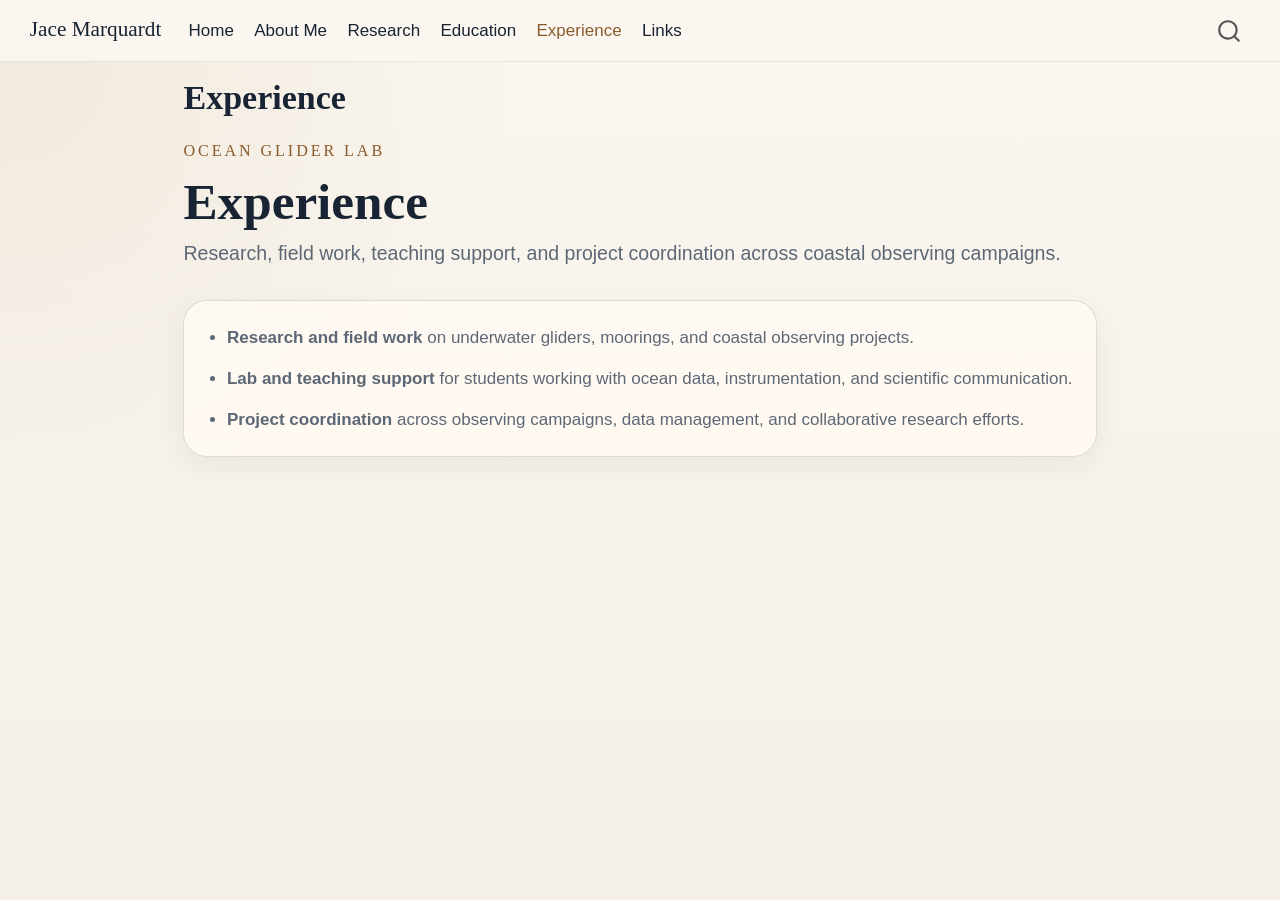
<file: experience.html>
<!DOCTYPE html>
<html xmlns="http://www.w3.org/1999/xhtml" lang="en" xml:lang="en"><head>

<meta charset="utf-8">
<meta name="generator" content="quarto-1.8.26">

<meta name="viewport" content="width=device-width, initial-scale=1.0, user-scalable=yes">


<title>Experience – Jace Marquardt</title>
<style>
code{white-space: pre-wrap;}
span.smallcaps{font-variant: small-caps;}
div.columns{display: flex; gap: min(4vw, 1.5em);}
div.column{flex: auto; overflow-x: auto;}
div.hanging-indent{margin-left: 1.5em; text-indent: -1.5em;}
ul.task-list{list-style: none;}
ul.task-list li input[type="checkbox"] {
  width: 0.8em;
  margin: 0 0.8em 0.2em -1em; /* quarto-specific, see https://github.com/quarto-dev/quarto-cli/issues/4556 */ 
  vertical-align: middle;
}
</style>


<script src="site_libs/quarto-nav/quarto-nav.js"></script>
<script src="site_libs/quarto-nav/headroom.min.js"></script>
<script src="site_libs/clipboard/clipboard.min.js"></script>
<script src="site_libs/quarto-search/autocomplete.umd.js"></script>
<script src="site_libs/quarto-search/fuse.min.js"></script>
<script src="site_libs/quarto-search/quarto-search.js"></script>
<meta name="quarto:offset" content="./">
<script src="site_libs/quarto-html/quarto.js" type="module"></script>
<script src="site_libs/quarto-html/tabsets/tabsets.js" type="module"></script>
<script src="site_libs/quarto-html/axe/axe-check.js" type="module"></script>
<script src="site_libs/quarto-html/popper.min.js"></script>
<script src="site_libs/quarto-html/tippy.umd.min.js"></script>
<script src="site_libs/quarto-html/anchor.min.js"></script>
<link href="site_libs/quarto-html/tippy.css" rel="stylesheet">
<link href="site_libs/quarto-html/quarto-syntax-highlighting-587c61ba64f3a5504c4d52d930310e48.css" rel="stylesheet" id="quarto-text-highlighting-styles">
<script src="site_libs/bootstrap/bootstrap.min.js"></script>
<link href="site_libs/bootstrap/bootstrap-icons.css" rel="stylesheet">
<link href="site_libs/bootstrap/bootstrap-0e2ed5a012ede8e13c082ff6ed26c046.min.css" rel="stylesheet" append-hash="true" id="quarto-bootstrap" data-mode="light">
<script id="quarto-search-options" type="application/json">{
  "location": "navbar",
  "copy-button": false,
  "collapse-after": 3,
  "panel-placement": "end",
  "type": "overlay",
  "limit": 50,
  "keyboard-shortcut": [
    "f",
    "/",
    "s"
  ],
  "show-item-context": false,
  "language": {
    "search-no-results-text": "No results",
    "search-matching-documents-text": "matching documents",
    "search-copy-link-title": "Copy link to search",
    "search-hide-matches-text": "Hide additional matches",
    "search-more-match-text": "more match in this document",
    "search-more-matches-text": "more matches in this document",
    "search-clear-button-title": "Clear",
    "search-text-placeholder": "",
    "search-detached-cancel-button-title": "Cancel",
    "search-submit-button-title": "Submit",
    "search-label": "Search"
  }
}</script>


<link rel="stylesheet" href="styles.css">
</head>

<body class="nav-fixed quarto-light">

<div id="quarto-search-results"></div>
  <header id="quarto-header" class="headroom fixed-top">
    <nav class="navbar navbar-expand-lg " data-bs-theme="dark">
      <div class="navbar-container container-fluid">
      <div class="navbar-brand-container mx-auto">
    <a class="navbar-brand" href="./index.html">
    <span class="navbar-title">Jace Marquardt</span>
    </a>
  </div>
            <div id="quarto-search" class="" title="Search"></div>
          <button class="navbar-toggler" type="button" data-bs-toggle="collapse" data-bs-target="#navbarCollapse" aria-controls="navbarCollapse" role="menu" aria-expanded="false" aria-label="Toggle navigation" onclick="if (window.quartoToggleHeadroom) { window.quartoToggleHeadroom(); }">
  <span class="navbar-toggler-icon"></span>
</button>
          <div class="collapse navbar-collapse" id="navbarCollapse">
            <ul class="navbar-nav navbar-nav-scroll me-auto">
  <li class="nav-item">
    <a class="nav-link" href="./index.html"> 
<span class="menu-text">Home</span></a>
  </li>  
  <li class="nav-item">
    <a class="nav-link" href="./about.html"> 
<span class="menu-text">About Me</span></a>
  </li>  
  <li class="nav-item">
    <a class="nav-link" href="./research.html"> 
<span class="menu-text">Research</span></a>
  </li>  
  <li class="nav-item">
    <a class="nav-link" href="./education.html"> 
<span class="menu-text">Education</span></a>
  </li>  
  <li class="nav-item">
    <a class="nav-link active" href="./experience.html" aria-current="page"> 
<span class="menu-text">Experience</span></a>
  </li>  
  <li class="nav-item">
    <a class="nav-link" href="./links.html"> 
<span class="menu-text">Links</span></a>
  </li>  
</ul>
          </div> <!-- /navcollapse -->
            <div class="quarto-navbar-tools">
</div>
      </div> <!-- /container-fluid -->
    </nav>
</header>
<!-- content -->
<div id="quarto-content" class="quarto-container page-columns page-rows-contents page-layout-full page-navbar">
<!-- sidebar -->
<!-- margin-sidebar -->
    
<!-- main -->
<main class="content column-page" id="quarto-document-content"><header id="title-block-header" class="quarto-title-block"><h1 class="title display-7">Experience</h1></header>

<header id="title-block-header">


</header>


<div class="page-hero">
<p class="eyebrow">
Ocean Glider Lab
</p>
<h1>
Experience
</h1>
<p class="hero-lead">
Research, field work, teaching support, and project coordination across coastal observing campaigns.
</p>
</div>
<div class="section-card">
<ul class="timeline-list">
<li>
<strong>Research and field work</strong> on underwater gliders, moorings, and coastal observing projects.
</li>
<li>
<strong>Lab and teaching support</strong> for students working with ocean data, instrumentation, and scientific communication.
</li>
<li>
<strong>Project coordination</strong> across observing campaigns, data management, and collaborative research efforts.
</li>
</ul>
</div>



</main> <!-- /main -->
<script id="quarto-html-after-body" type="application/javascript">
  window.document.addEventListener("DOMContentLoaded", function (event) {
    const icon = "";
    const anchorJS = new window.AnchorJS();
    anchorJS.options = {
      placement: 'right',
      icon: icon
    };
    anchorJS.add('.anchored');
    const isCodeAnnotation = (el) => {
      for (const clz of el.classList) {
        if (clz.startsWith('code-annotation-')) {                     
          return true;
        }
      }
      return false;
    }
    const onCopySuccess = function(e) {
      // button target
      const button = e.trigger;
      // don't keep focus
      button.blur();
      // flash "checked"
      button.classList.add('code-copy-button-checked');
      var currentTitle = button.getAttribute("title");
      button.setAttribute("title", "Copied!");
      let tooltip;
      if (window.bootstrap) {
        button.setAttribute("data-bs-toggle", "tooltip");
        button.setAttribute("data-bs-placement", "left");
        button.setAttribute("data-bs-title", "Copied!");
        tooltip = new bootstrap.Tooltip(button, 
          { trigger: "manual", 
            customClass: "code-copy-button-tooltip",
            offset: [0, -8]});
        tooltip.show();    
      }
      setTimeout(function() {
        if (tooltip) {
          tooltip.hide();
          button.removeAttribute("data-bs-title");
          button.removeAttribute("data-bs-toggle");
          button.removeAttribute("data-bs-placement");
        }
        button.setAttribute("title", currentTitle);
        button.classList.remove('code-copy-button-checked');
      }, 1000);
      // clear code selection
      e.clearSelection();
    }
    const getTextToCopy = function(trigger) {
      const outerScaffold = trigger.parentElement.cloneNode(true);
      const codeEl = outerScaffold.querySelector('code');
      for (const childEl of codeEl.children) {
        if (isCodeAnnotation(childEl)) {
          childEl.remove();
        }
      }
      return codeEl.innerText;
    }
    const clipboard = new window.ClipboardJS('.code-copy-button:not([data-in-quarto-modal])', {
      text: getTextToCopy
    });
    clipboard.on('success', onCopySuccess);
    if (window.document.getElementById('quarto-embedded-source-code-modal')) {
      const clipboardModal = new window.ClipboardJS('.code-copy-button[data-in-quarto-modal]', {
        text: getTextToCopy,
        container: window.document.getElementById('quarto-embedded-source-code-modal')
      });
      clipboardModal.on('success', onCopySuccess);
    }
      var localhostRegex = new RegExp(/^(?:http|https):\/\/localhost\:?[0-9]*\//);
      var mailtoRegex = new RegExp(/^mailto:/);
        var filterRegex = new RegExp("https:\/\/marqjace\.github\.io\/");
      var isInternal = (href) => {
          return filterRegex.test(href) || localhostRegex.test(href) || mailtoRegex.test(href);
      }
      // Inspect non-navigation links and adorn them if external
     var links = window.document.querySelectorAll('a[href]:not(.nav-link):not(.navbar-brand):not(.toc-action):not(.sidebar-link):not(.sidebar-item-toggle):not(.pagination-link):not(.no-external):not([aria-hidden]):not(.dropdown-item):not(.quarto-navigation-tool):not(.about-link)');
      for (var i=0; i<links.length; i++) {
        const link = links[i];
        if (!isInternal(link.href)) {
          // undo the damage that might have been done by quarto-nav.js in the case of
          // links that we want to consider external
          if (link.dataset.originalHref !== undefined) {
            link.href = link.dataset.originalHref;
          }
        }
      }
    function tippyHover(el, contentFn, onTriggerFn, onUntriggerFn) {
      const config = {
        allowHTML: true,
        maxWidth: 500,
        delay: 100,
        arrow: false,
        appendTo: function(el) {
            return el.parentElement;
        },
        interactive: true,
        interactiveBorder: 10,
        theme: 'quarto',
        placement: 'bottom-start',
      };
      if (contentFn) {
        config.content = contentFn;
      }
      if (onTriggerFn) {
        config.onTrigger = onTriggerFn;
      }
      if (onUntriggerFn) {
        config.onUntrigger = onUntriggerFn;
      }
      window.tippy(el, config); 
    }
    const noterefs = window.document.querySelectorAll('a[role="doc-noteref"]');
    for (var i=0; i<noterefs.length; i++) {
      const ref = noterefs[i];
      tippyHover(ref, function() {
        // use id or data attribute instead here
        let href = ref.getAttribute('data-footnote-href') || ref.getAttribute('href');
        try { href = new URL(href).hash; } catch {}
        const id = href.replace(/^#\/?/, "");
        const note = window.document.getElementById(id);
        if (note) {
          return note.innerHTML;
        } else {
          return "";
        }
      });
    }
    const xrefs = window.document.querySelectorAll('a.quarto-xref');
    const processXRef = (id, note) => {
      // Strip column container classes
      const stripColumnClz = (el) => {
        el.classList.remove("page-full", "page-columns");
        if (el.children) {
          for (const child of el.children) {
            stripColumnClz(child);
          }
        }
      }
      stripColumnClz(note)
      if (id === null || id.startsWith('sec-')) {
        // Special case sections, only their first couple elements
        const container = document.createElement("div");
        if (note.children && note.children.length > 2) {
          container.appendChild(note.children[0].cloneNode(true));
          for (let i = 1; i < note.children.length; i++) {
            const child = note.children[i];
            if (child.tagName === "P" && child.innerText === "") {
              continue;
            } else {
              container.appendChild(child.cloneNode(true));
              break;
            }
          }
          if (window.Quarto?.typesetMath) {
            window.Quarto.typesetMath(container);
          }
          return container.innerHTML
        } else {
          if (window.Quarto?.typesetMath) {
            window.Quarto.typesetMath(note);
          }
          return note.innerHTML;
        }
      } else {
        // Remove any anchor links if they are present
        const anchorLink = note.querySelector('a.anchorjs-link');
        if (anchorLink) {
          anchorLink.remove();
        }
        if (window.Quarto?.typesetMath) {
          window.Quarto.typesetMath(note);
        }
        if (note.classList.contains("callout")) {
          return note.outerHTML;
        } else {
          return note.innerHTML;
        }
      }
    }
    for (var i=0; i<xrefs.length; i++) {
      const xref = xrefs[i];
      tippyHover(xref, undefined, function(instance) {
        instance.disable();
        let url = xref.getAttribute('href');
        let hash = undefined; 
        if (url.startsWith('#')) {
          hash = url;
        } else {
          try { hash = new URL(url).hash; } catch {}
        }
        if (hash) {
          const id = hash.replace(/^#\/?/, "");
          const note = window.document.getElementById(id);
          if (note !== null) {
            try {
              const html = processXRef(id, note.cloneNode(true));
              instance.setContent(html);
            } finally {
              instance.enable();
              instance.show();
            }
          } else {
            // See if we can fetch this
            fetch(url.split('#')[0])
            .then(res => res.text())
            .then(html => {
              const parser = new DOMParser();
              const htmlDoc = parser.parseFromString(html, "text/html");
              const note = htmlDoc.getElementById(id);
              if (note !== null) {
                const html = processXRef(id, note);
                instance.setContent(html);
              } 
            }).finally(() => {
              instance.enable();
              instance.show();
            });
          }
        } else {
          // See if we can fetch a full url (with no hash to target)
          // This is a special case and we should probably do some content thinning / targeting
          fetch(url)
          .then(res => res.text())
          .then(html => {
            const parser = new DOMParser();
            const htmlDoc = parser.parseFromString(html, "text/html");
            const note = htmlDoc.querySelector('main.content');
            if (note !== null) {
              // This should only happen for chapter cross references
              // (since there is no id in the URL)
              // remove the first header
              if (note.children.length > 0 && note.children[0].tagName === "HEADER") {
                note.children[0].remove();
              }
              const html = processXRef(null, note);
              instance.setContent(html);
            } 
          }).finally(() => {
            instance.enable();
            instance.show();
          });
        }
      }, function(instance) {
      });
    }
        let selectedAnnoteEl;
        const selectorForAnnotation = ( cell, annotation) => {
          let cellAttr = 'data-code-cell="' + cell + '"';
          let lineAttr = 'data-code-annotation="' +  annotation + '"';
          const selector = 'span[' + cellAttr + '][' + lineAttr + ']';
          return selector;
        }
        const selectCodeLines = (annoteEl) => {
          const doc = window.document;
          const targetCell = annoteEl.getAttribute("data-target-cell");
          const targetAnnotation = annoteEl.getAttribute("data-target-annotation");
          const annoteSpan = window.document.querySelector(selectorForAnnotation(targetCell, targetAnnotation));
          const lines = annoteSpan.getAttribute("data-code-lines").split(",");
          const lineIds = lines.map((line) => {
            return targetCell + "-" + line;
          })
          let top = null;
          let height = null;
          let parent = null;
          if (lineIds.length > 0) {
              //compute the position of the single el (top and bottom and make a div)
              const el = window.document.getElementById(lineIds[0]);
              top = el.offsetTop;
              height = el.offsetHeight;
              parent = el.parentElement.parentElement;
            if (lineIds.length > 1) {
              const lastEl = window.document.getElementById(lineIds[lineIds.length - 1]);
              const bottom = lastEl.offsetTop + lastEl.offsetHeight;
              height = bottom - top;
            }
            if (top !== null && height !== null && parent !== null) {
              // cook up a div (if necessary) and position it 
              let div = window.document.getElementById("code-annotation-line-highlight");
              if (div === null) {
                div = window.document.createElement("div");
                div.setAttribute("id", "code-annotation-line-highlight");
                div.style.position = 'absolute';
                parent.appendChild(div);
              }
              div.style.top = top - 2 + "px";
              div.style.height = height + 4 + "px";
              div.style.left = 0;
              let gutterDiv = window.document.getElementById("code-annotation-line-highlight-gutter");
              if (gutterDiv === null) {
                gutterDiv = window.document.createElement("div");
                gutterDiv.setAttribute("id", "code-annotation-line-highlight-gutter");
                gutterDiv.style.position = 'absolute';
                const codeCell = window.document.getElementById(targetCell);
                const gutter = codeCell.querySelector('.code-annotation-gutter');
                gutter.appendChild(gutterDiv);
              }
              gutterDiv.style.top = top - 2 + "px";
              gutterDiv.style.height = height + 4 + "px";
            }
            selectedAnnoteEl = annoteEl;
          }
        };
        const unselectCodeLines = () => {
          const elementsIds = ["code-annotation-line-highlight", "code-annotation-line-highlight-gutter"];
          elementsIds.forEach((elId) => {
            const div = window.document.getElementById(elId);
            if (div) {
              div.remove();
            }
          });
          selectedAnnoteEl = undefined;
        };
          // Handle positioning of the toggle
      window.addEventListener(
        "resize",
        throttle(() => {
          elRect = undefined;
          if (selectedAnnoteEl) {
            selectCodeLines(selectedAnnoteEl);
          }
        }, 10)
      );
      function throttle(fn, ms) {
      let throttle = false;
      let timer;
        return (...args) => {
          if(!throttle) { // first call gets through
              fn.apply(this, args);
              throttle = true;
          } else { // all the others get throttled
              if(timer) clearTimeout(timer); // cancel #2
              timer = setTimeout(() => {
                fn.apply(this, args);
                timer = throttle = false;
              }, ms);
          }
        };
      }
        // Attach click handler to the DT
        const annoteDls = window.document.querySelectorAll('dt[data-target-cell]');
        for (const annoteDlNode of annoteDls) {
          annoteDlNode.addEventListener('click', (event) => {
            const clickedEl = event.target;
            if (clickedEl !== selectedAnnoteEl) {
              unselectCodeLines();
              const activeEl = window.document.querySelector('dt[data-target-cell].code-annotation-active');
              if (activeEl) {
                activeEl.classList.remove('code-annotation-active');
              }
              selectCodeLines(clickedEl);
              clickedEl.classList.add('code-annotation-active');
            } else {
              // Unselect the line
              unselectCodeLines();
              clickedEl.classList.remove('code-annotation-active');
            }
          });
        }
    const findCites = (el) => {
      const parentEl = el.parentElement;
      if (parentEl) {
        const cites = parentEl.dataset.cites;
        if (cites) {
          return {
            el,
            cites: cites.split(' ')
          };
        } else {
          return findCites(el.parentElement)
        }
      } else {
        return undefined;
      }
    };
    var bibliorefs = window.document.querySelectorAll('a[role="doc-biblioref"]');
    for (var i=0; i<bibliorefs.length; i++) {
      const ref = bibliorefs[i];
      const citeInfo = findCites(ref);
      if (citeInfo) {
        tippyHover(citeInfo.el, function() {
          var popup = window.document.createElement('div');
          citeInfo.cites.forEach(function(cite) {
            var citeDiv = window.document.createElement('div');
            citeDiv.classList.add('hanging-indent');
            citeDiv.classList.add('csl-entry');
            var biblioDiv = window.document.getElementById('ref-' + cite);
            if (biblioDiv) {
              citeDiv.innerHTML = biblioDiv.innerHTML;
            }
            popup.appendChild(citeDiv);
          });
          return popup.innerHTML;
        });
      }
    }
  });
  </script>
</div> <!-- /content -->




</body></html>
</file>
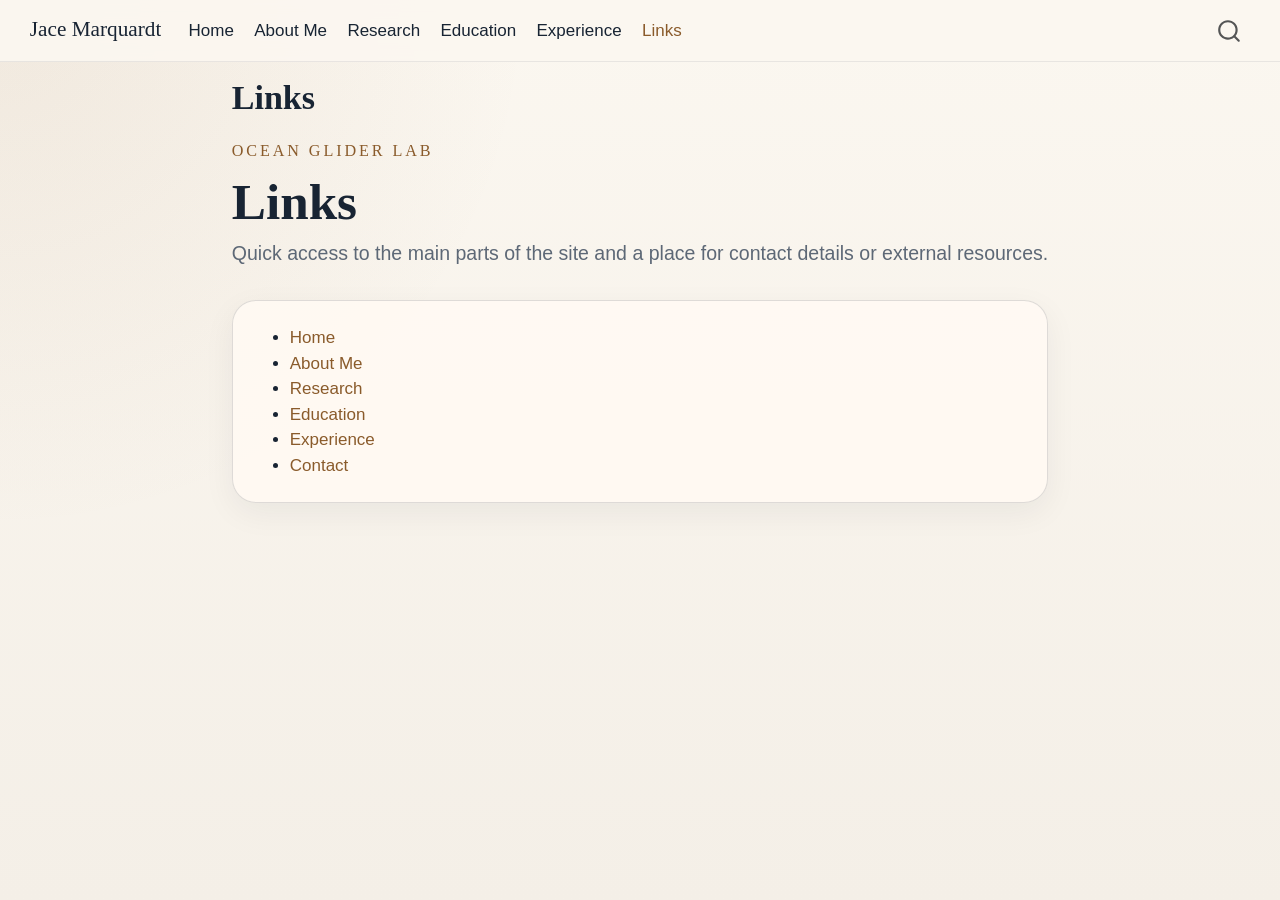
<file: links.html>
<!DOCTYPE html>
<html xmlns="http://www.w3.org/1999/xhtml" lang="en" xml:lang="en"><head>

<meta charset="utf-8">
<meta name="generator" content="quarto-1.8.26">

<meta name="viewport" content="width=device-width, initial-scale=1.0, user-scalable=yes">


<title>Links – Jace Marquardt</title>
<style>
code{white-space: pre-wrap;}
span.smallcaps{font-variant: small-caps;}
div.columns{display: flex; gap: min(4vw, 1.5em);}
div.column{flex: auto; overflow-x: auto;}
div.hanging-indent{margin-left: 1.5em; text-indent: -1.5em;}
ul.task-list{list-style: none;}
ul.task-list li input[type="checkbox"] {
  width: 0.8em;
  margin: 0 0.8em 0.2em -1em; /* quarto-specific, see https://github.com/quarto-dev/quarto-cli/issues/4556 */ 
  vertical-align: middle;
}
</style>


<script src="site_libs/quarto-nav/quarto-nav.js"></script>
<script src="site_libs/quarto-nav/headroom.min.js"></script>
<script src="site_libs/clipboard/clipboard.min.js"></script>
<script src="site_libs/quarto-search/autocomplete.umd.js"></script>
<script src="site_libs/quarto-search/fuse.min.js"></script>
<script src="site_libs/quarto-search/quarto-search.js"></script>
<meta name="quarto:offset" content="./">
<script src="site_libs/quarto-html/quarto.js" type="module"></script>
<script src="site_libs/quarto-html/tabsets/tabsets.js" type="module"></script>
<script src="site_libs/quarto-html/axe/axe-check.js" type="module"></script>
<script src="site_libs/quarto-html/popper.min.js"></script>
<script src="site_libs/quarto-html/tippy.umd.min.js"></script>
<script src="site_libs/quarto-html/anchor.min.js"></script>
<link href="site_libs/quarto-html/tippy.css" rel="stylesheet">
<link href="site_libs/quarto-html/quarto-syntax-highlighting-587c61ba64f3a5504c4d52d930310e48.css" rel="stylesheet" id="quarto-text-highlighting-styles">
<script src="site_libs/bootstrap/bootstrap.min.js"></script>
<link href="site_libs/bootstrap/bootstrap-icons.css" rel="stylesheet">
<link href="site_libs/bootstrap/bootstrap-0e2ed5a012ede8e13c082ff6ed26c046.min.css" rel="stylesheet" append-hash="true" id="quarto-bootstrap" data-mode="light">
<script id="quarto-search-options" type="application/json">{
  "location": "navbar",
  "copy-button": false,
  "collapse-after": 3,
  "panel-placement": "end",
  "type": "overlay",
  "limit": 50,
  "keyboard-shortcut": [
    "f",
    "/",
    "s"
  ],
  "show-item-context": false,
  "language": {
    "search-no-results-text": "No results",
    "search-matching-documents-text": "matching documents",
    "search-copy-link-title": "Copy link to search",
    "search-hide-matches-text": "Hide additional matches",
    "search-more-match-text": "more match in this document",
    "search-more-matches-text": "more matches in this document",
    "search-clear-button-title": "Clear",
    "search-text-placeholder": "",
    "search-detached-cancel-button-title": "Cancel",
    "search-submit-button-title": "Submit",
    "search-label": "Search"
  }
}</script>


<link rel="stylesheet" href="styles.css">
</head>

<body class="nav-fixed quarto-light">

<div id="quarto-search-results"></div>
  <header id="quarto-header" class="headroom fixed-top">
    <nav class="navbar navbar-expand-lg " data-bs-theme="dark">
      <div class="navbar-container container-fluid">
      <div class="navbar-brand-container mx-auto">
    <a class="navbar-brand" href="./index.html">
    <span class="navbar-title">Jace Marquardt</span>
    </a>
  </div>
            <div id="quarto-search" class="" title="Search"></div>
          <button class="navbar-toggler" type="button" data-bs-toggle="collapse" data-bs-target="#navbarCollapse" aria-controls="navbarCollapse" role="menu" aria-expanded="false" aria-label="Toggle navigation" onclick="if (window.quartoToggleHeadroom) { window.quartoToggleHeadroom(); }">
  <span class="navbar-toggler-icon"></span>
</button>
          <div class="collapse navbar-collapse" id="navbarCollapse">
            <ul class="navbar-nav navbar-nav-scroll me-auto">
  <li class="nav-item">
    <a class="nav-link" href="./index.html"> 
<span class="menu-text">Home</span></a>
  </li>  
  <li class="nav-item">
    <a class="nav-link" href="./about.html"> 
<span class="menu-text">About Me</span></a>
  </li>  
  <li class="nav-item">
    <a class="nav-link" href="./research.html"> 
<span class="menu-text">Research</span></a>
  </li>  
  <li class="nav-item">
    <a class="nav-link" href="./education.html"> 
<span class="menu-text">Education</span></a>
  </li>  
  <li class="nav-item">
    <a class="nav-link" href="./experience.html"> 
<span class="menu-text">Experience</span></a>
  </li>  
  <li class="nav-item">
    <a class="nav-link active" href="./links.html" aria-current="page"> 
<span class="menu-text">Links</span></a>
  </li>  
</ul>
          </div> <!-- /navcollapse -->
            <div class="quarto-navbar-tools">
</div>
      </div> <!-- /container-fluid -->
    </nav>
</header>
<!-- content -->
<div id="quarto-content" class="quarto-container page-columns page-rows-contents page-layout-full page-navbar">
<!-- sidebar -->
<!-- margin-sidebar -->
    
<!-- main -->
<main class="content column-page" id="quarto-document-content"><header id="title-block-header" class="quarto-title-block"><h1 class="title display-7">Links</h1></header>

<header id="title-block-header">


</header>


<div class="page-hero">
<p class="eyebrow">
Ocean Glider Lab
</p>
<h1>
Links
</h1>
<p class="hero-lead">
Quick access to the main parts of the site and a place for contact details or external resources.
</p>
</div>
<div class="section-card links-card">
<ul>
<li><a href="./index.html">Home</a></li>
<li><a href="./about.html">About Me</a></li>
<li><a href="./research.html">Research</a></li>
<li><a href="./education.html">Education</a></li>
<li><a href="./experience.html">Experience</a></li>
<li><a href="mailto:hello@example.com">Contact</a></li>
</ul>
</div>



</main> <!-- /main -->
<script id="quarto-html-after-body" type="application/javascript">
  window.document.addEventListener("DOMContentLoaded", function (event) {
    const icon = "";
    const anchorJS = new window.AnchorJS();
    anchorJS.options = {
      placement: 'right',
      icon: icon
    };
    anchorJS.add('.anchored');
    const isCodeAnnotation = (el) => {
      for (const clz of el.classList) {
        if (clz.startsWith('code-annotation-')) {                     
          return true;
        }
      }
      return false;
    }
    const onCopySuccess = function(e) {
      // button target
      const button = e.trigger;
      // don't keep focus
      button.blur();
      // flash "checked"
      button.classList.add('code-copy-button-checked');
      var currentTitle = button.getAttribute("title");
      button.setAttribute("title", "Copied!");
      let tooltip;
      if (window.bootstrap) {
        button.setAttribute("data-bs-toggle", "tooltip");
        button.setAttribute("data-bs-placement", "left");
        button.setAttribute("data-bs-title", "Copied!");
        tooltip = new bootstrap.Tooltip(button, 
          { trigger: "manual", 
            customClass: "code-copy-button-tooltip",
            offset: [0, -8]});
        tooltip.show();    
      }
      setTimeout(function() {
        if (tooltip) {
          tooltip.hide();
          button.removeAttribute("data-bs-title");
          button.removeAttribute("data-bs-toggle");
          button.removeAttribute("data-bs-placement");
        }
        button.setAttribute("title", currentTitle);
        button.classList.remove('code-copy-button-checked');
      }, 1000);
      // clear code selection
      e.clearSelection();
    }
    const getTextToCopy = function(trigger) {
      const outerScaffold = trigger.parentElement.cloneNode(true);
      const codeEl = outerScaffold.querySelector('code');
      for (const childEl of codeEl.children) {
        if (isCodeAnnotation(childEl)) {
          childEl.remove();
        }
      }
      return codeEl.innerText;
    }
    const clipboard = new window.ClipboardJS('.code-copy-button:not([data-in-quarto-modal])', {
      text: getTextToCopy
    });
    clipboard.on('success', onCopySuccess);
    if (window.document.getElementById('quarto-embedded-source-code-modal')) {
      const clipboardModal = new window.ClipboardJS('.code-copy-button[data-in-quarto-modal]', {
        text: getTextToCopy,
        container: window.document.getElementById('quarto-embedded-source-code-modal')
      });
      clipboardModal.on('success', onCopySuccess);
    }
      var localhostRegex = new RegExp(/^(?:http|https):\/\/localhost\:?[0-9]*\//);
      var mailtoRegex = new RegExp(/^mailto:/);
        var filterRegex = new RegExp("https:\/\/marqjace\.github\.io\/");
      var isInternal = (href) => {
          return filterRegex.test(href) || localhostRegex.test(href) || mailtoRegex.test(href);
      }
      // Inspect non-navigation links and adorn them if external
     var links = window.document.querySelectorAll('a[href]:not(.nav-link):not(.navbar-brand):not(.toc-action):not(.sidebar-link):not(.sidebar-item-toggle):not(.pagination-link):not(.no-external):not([aria-hidden]):not(.dropdown-item):not(.quarto-navigation-tool):not(.about-link)');
      for (var i=0; i<links.length; i++) {
        const link = links[i];
        if (!isInternal(link.href)) {
          // undo the damage that might have been done by quarto-nav.js in the case of
          // links that we want to consider external
          if (link.dataset.originalHref !== undefined) {
            link.href = link.dataset.originalHref;
          }
        }
      }
    function tippyHover(el, contentFn, onTriggerFn, onUntriggerFn) {
      const config = {
        allowHTML: true,
        maxWidth: 500,
        delay: 100,
        arrow: false,
        appendTo: function(el) {
            return el.parentElement;
        },
        interactive: true,
        interactiveBorder: 10,
        theme: 'quarto',
        placement: 'bottom-start',
      };
      if (contentFn) {
        config.content = contentFn;
      }
      if (onTriggerFn) {
        config.onTrigger = onTriggerFn;
      }
      if (onUntriggerFn) {
        config.onUntrigger = onUntriggerFn;
      }
      window.tippy(el, config); 
    }
    const noterefs = window.document.querySelectorAll('a[role="doc-noteref"]');
    for (var i=0; i<noterefs.length; i++) {
      const ref = noterefs[i];
      tippyHover(ref, function() {
        // use id or data attribute instead here
        let href = ref.getAttribute('data-footnote-href') || ref.getAttribute('href');
        try { href = new URL(href).hash; } catch {}
        const id = href.replace(/^#\/?/, "");
        const note = window.document.getElementById(id);
        if (note) {
          return note.innerHTML;
        } else {
          return "";
        }
      });
    }
    const xrefs = window.document.querySelectorAll('a.quarto-xref');
    const processXRef = (id, note) => {
      // Strip column container classes
      const stripColumnClz = (el) => {
        el.classList.remove("page-full", "page-columns");
        if (el.children) {
          for (const child of el.children) {
            stripColumnClz(child);
          }
        }
      }
      stripColumnClz(note)
      if (id === null || id.startsWith('sec-')) {
        // Special case sections, only their first couple elements
        const container = document.createElement("div");
        if (note.children && note.children.length > 2) {
          container.appendChild(note.children[0].cloneNode(true));
          for (let i = 1; i < note.children.length; i++) {
            const child = note.children[i];
            if (child.tagName === "P" && child.innerText === "") {
              continue;
            } else {
              container.appendChild(child.cloneNode(true));
              break;
            }
          }
          if (window.Quarto?.typesetMath) {
            window.Quarto.typesetMath(container);
          }
          return container.innerHTML
        } else {
          if (window.Quarto?.typesetMath) {
            window.Quarto.typesetMath(note);
          }
          return note.innerHTML;
        }
      } else {
        // Remove any anchor links if they are present
        const anchorLink = note.querySelector('a.anchorjs-link');
        if (anchorLink) {
          anchorLink.remove();
        }
        if (window.Quarto?.typesetMath) {
          window.Quarto.typesetMath(note);
        }
        if (note.classList.contains("callout")) {
          return note.outerHTML;
        } else {
          return note.innerHTML;
        }
      }
    }
    for (var i=0; i<xrefs.length; i++) {
      const xref = xrefs[i];
      tippyHover(xref, undefined, function(instance) {
        instance.disable();
        let url = xref.getAttribute('href');
        let hash = undefined; 
        if (url.startsWith('#')) {
          hash = url;
        } else {
          try { hash = new URL(url).hash; } catch {}
        }
        if (hash) {
          const id = hash.replace(/^#\/?/, "");
          const note = window.document.getElementById(id);
          if (note !== null) {
            try {
              const html = processXRef(id, note.cloneNode(true));
              instance.setContent(html);
            } finally {
              instance.enable();
              instance.show();
            }
          } else {
            // See if we can fetch this
            fetch(url.split('#')[0])
            .then(res => res.text())
            .then(html => {
              const parser = new DOMParser();
              const htmlDoc = parser.parseFromString(html, "text/html");
              const note = htmlDoc.getElementById(id);
              if (note !== null) {
                const html = processXRef(id, note);
                instance.setContent(html);
              } 
            }).finally(() => {
              instance.enable();
              instance.show();
            });
          }
        } else {
          // See if we can fetch a full url (with no hash to target)
          // This is a special case and we should probably do some content thinning / targeting
          fetch(url)
          .then(res => res.text())
          .then(html => {
            const parser = new DOMParser();
            const htmlDoc = parser.parseFromString(html, "text/html");
            const note = htmlDoc.querySelector('main.content');
            if (note !== null) {
              // This should only happen for chapter cross references
              // (since there is no id in the URL)
              // remove the first header
              if (note.children.length > 0 && note.children[0].tagName === "HEADER") {
                note.children[0].remove();
              }
              const html = processXRef(null, note);
              instance.setContent(html);
            } 
          }).finally(() => {
            instance.enable();
            instance.show();
          });
        }
      }, function(instance) {
      });
    }
        let selectedAnnoteEl;
        const selectorForAnnotation = ( cell, annotation) => {
          let cellAttr = 'data-code-cell="' + cell + '"';
          let lineAttr = 'data-code-annotation="' +  annotation + '"';
          const selector = 'span[' + cellAttr + '][' + lineAttr + ']';
          return selector;
        }
        const selectCodeLines = (annoteEl) => {
          const doc = window.document;
          const targetCell = annoteEl.getAttribute("data-target-cell");
          const targetAnnotation = annoteEl.getAttribute("data-target-annotation");
          const annoteSpan = window.document.querySelector(selectorForAnnotation(targetCell, targetAnnotation));
          const lines = annoteSpan.getAttribute("data-code-lines").split(",");
          const lineIds = lines.map((line) => {
            return targetCell + "-" + line;
          })
          let top = null;
          let height = null;
          let parent = null;
          if (lineIds.length > 0) {
              //compute the position of the single el (top and bottom and make a div)
              const el = window.document.getElementById(lineIds[0]);
              top = el.offsetTop;
              height = el.offsetHeight;
              parent = el.parentElement.parentElement;
            if (lineIds.length > 1) {
              const lastEl = window.document.getElementById(lineIds[lineIds.length - 1]);
              const bottom = lastEl.offsetTop + lastEl.offsetHeight;
              height = bottom - top;
            }
            if (top !== null && height !== null && parent !== null) {
              // cook up a div (if necessary) and position it 
              let div = window.document.getElementById("code-annotation-line-highlight");
              if (div === null) {
                div = window.document.createElement("div");
                div.setAttribute("id", "code-annotation-line-highlight");
                div.style.position = 'absolute';
                parent.appendChild(div);
              }
              div.style.top = top - 2 + "px";
              div.style.height = height + 4 + "px";
              div.style.left = 0;
              let gutterDiv = window.document.getElementById("code-annotation-line-highlight-gutter");
              if (gutterDiv === null) {
                gutterDiv = window.document.createElement("div");
                gutterDiv.setAttribute("id", "code-annotation-line-highlight-gutter");
                gutterDiv.style.position = 'absolute';
                const codeCell = window.document.getElementById(targetCell);
                const gutter = codeCell.querySelector('.code-annotation-gutter');
                gutter.appendChild(gutterDiv);
              }
              gutterDiv.style.top = top - 2 + "px";
              gutterDiv.style.height = height + 4 + "px";
            }
            selectedAnnoteEl = annoteEl;
          }
        };
        const unselectCodeLines = () => {
          const elementsIds = ["code-annotation-line-highlight", "code-annotation-line-highlight-gutter"];
          elementsIds.forEach((elId) => {
            const div = window.document.getElementById(elId);
            if (div) {
              div.remove();
            }
          });
          selectedAnnoteEl = undefined;
        };
          // Handle positioning of the toggle
      window.addEventListener(
        "resize",
        throttle(() => {
          elRect = undefined;
          if (selectedAnnoteEl) {
            selectCodeLines(selectedAnnoteEl);
          }
        }, 10)
      );
      function throttle(fn, ms) {
      let throttle = false;
      let timer;
        return (...args) => {
          if(!throttle) { // first call gets through
              fn.apply(this, args);
              throttle = true;
          } else { // all the others get throttled
              if(timer) clearTimeout(timer); // cancel #2
              timer = setTimeout(() => {
                fn.apply(this, args);
                timer = throttle = false;
              }, ms);
          }
        };
      }
        // Attach click handler to the DT
        const annoteDls = window.document.querySelectorAll('dt[data-target-cell]');
        for (const annoteDlNode of annoteDls) {
          annoteDlNode.addEventListener('click', (event) => {
            const clickedEl = event.target;
            if (clickedEl !== selectedAnnoteEl) {
              unselectCodeLines();
              const activeEl = window.document.querySelector('dt[data-target-cell].code-annotation-active');
              if (activeEl) {
                activeEl.classList.remove('code-annotation-active');
              }
              selectCodeLines(clickedEl);
              clickedEl.classList.add('code-annotation-active');
            } else {
              // Unselect the line
              unselectCodeLines();
              clickedEl.classList.remove('code-annotation-active');
            }
          });
        }
    const findCites = (el) => {
      const parentEl = el.parentElement;
      if (parentEl) {
        const cites = parentEl.dataset.cites;
        if (cites) {
          return {
            el,
            cites: cites.split(' ')
          };
        } else {
          return findCites(el.parentElement)
        }
      } else {
        return undefined;
      }
    };
    var bibliorefs = window.document.querySelectorAll('a[role="doc-biblioref"]');
    for (var i=0; i<bibliorefs.length; i++) {
      const ref = bibliorefs[i];
      const citeInfo = findCites(ref);
      if (citeInfo) {
        tippyHover(citeInfo.el, function() {
          var popup = window.document.createElement('div');
          citeInfo.cites.forEach(function(cite) {
            var citeDiv = window.document.createElement('div');
            citeDiv.classList.add('hanging-indent');
            citeDiv.classList.add('csl-entry');
            var biblioDiv = window.document.getElementById('ref-' + cite);
            if (biblioDiv) {
              citeDiv.innerHTML = biblioDiv.innerHTML;
            }
            popup.appendChild(citeDiv);
          });
          return popup.innerHTML;
        });
      }
    }
  });
  </script>
</div> <!-- /content -->




</body></html>
</file>
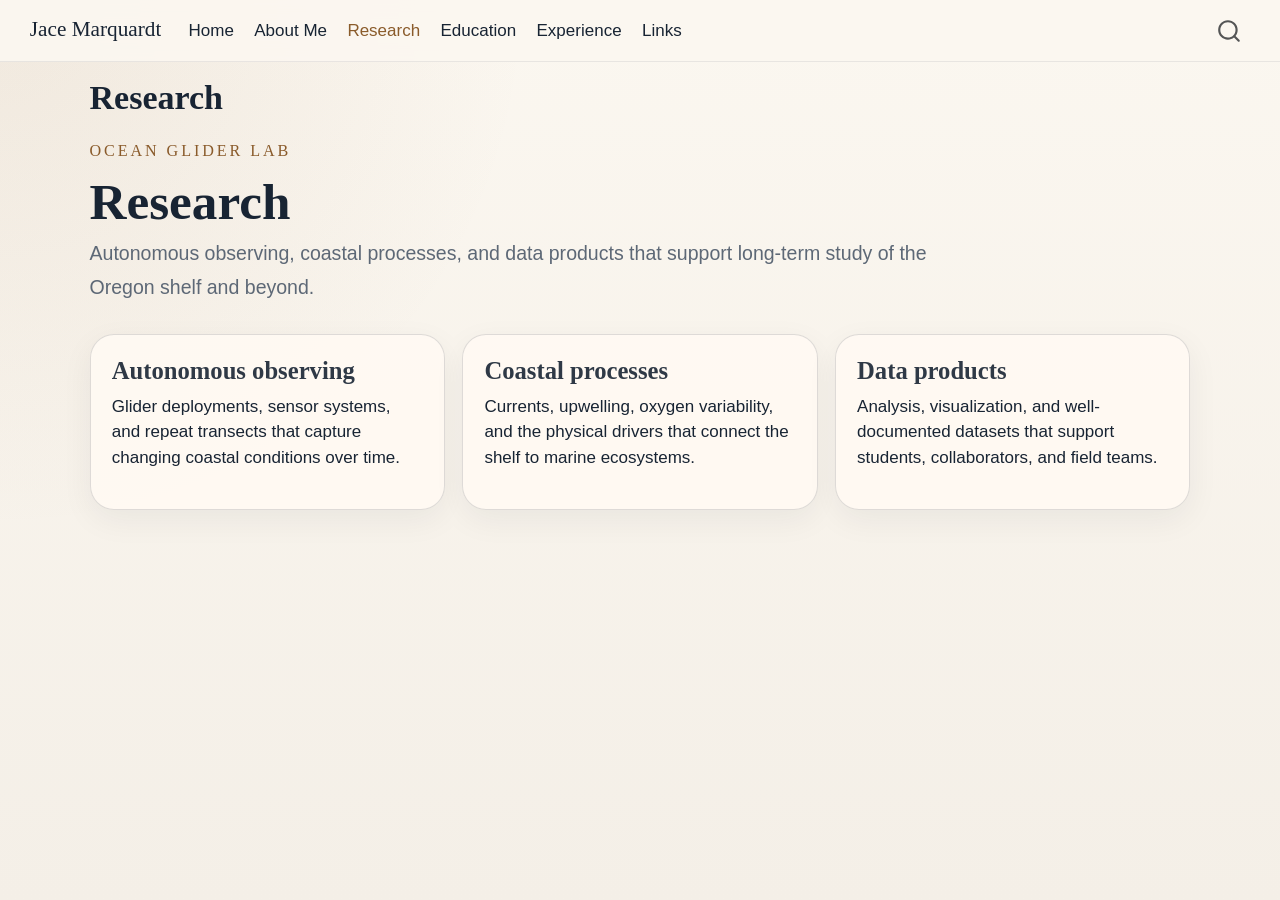
<file: research.html>
<!DOCTYPE html>
<html xmlns="http://www.w3.org/1999/xhtml" lang="en" xml:lang="en"><head>

<meta charset="utf-8">
<meta name="generator" content="quarto-1.8.26">

<meta name="viewport" content="width=device-width, initial-scale=1.0, user-scalable=yes">


<title>Research – Jace Marquardt</title>
<style>
code{white-space: pre-wrap;}
span.smallcaps{font-variant: small-caps;}
div.columns{display: flex; gap: min(4vw, 1.5em);}
div.column{flex: auto; overflow-x: auto;}
div.hanging-indent{margin-left: 1.5em; text-indent: -1.5em;}
ul.task-list{list-style: none;}
ul.task-list li input[type="checkbox"] {
  width: 0.8em;
  margin: 0 0.8em 0.2em -1em; /* quarto-specific, see https://github.com/quarto-dev/quarto-cli/issues/4556 */ 
  vertical-align: middle;
}
</style>


<script src="site_libs/quarto-nav/quarto-nav.js"></script>
<script src="site_libs/quarto-nav/headroom.min.js"></script>
<script src="site_libs/clipboard/clipboard.min.js"></script>
<script src="site_libs/quarto-search/autocomplete.umd.js"></script>
<script src="site_libs/quarto-search/fuse.min.js"></script>
<script src="site_libs/quarto-search/quarto-search.js"></script>
<meta name="quarto:offset" content="./">
<script src="site_libs/quarto-html/quarto.js" type="module"></script>
<script src="site_libs/quarto-html/tabsets/tabsets.js" type="module"></script>
<script src="site_libs/quarto-html/axe/axe-check.js" type="module"></script>
<script src="site_libs/quarto-html/popper.min.js"></script>
<script src="site_libs/quarto-html/tippy.umd.min.js"></script>
<script src="site_libs/quarto-html/anchor.min.js"></script>
<link href="site_libs/quarto-html/tippy.css" rel="stylesheet">
<link href="site_libs/quarto-html/quarto-syntax-highlighting-587c61ba64f3a5504c4d52d930310e48.css" rel="stylesheet" id="quarto-text-highlighting-styles">
<script src="site_libs/bootstrap/bootstrap.min.js"></script>
<link href="site_libs/bootstrap/bootstrap-icons.css" rel="stylesheet">
<link href="site_libs/bootstrap/bootstrap-0e2ed5a012ede8e13c082ff6ed26c046.min.css" rel="stylesheet" append-hash="true" id="quarto-bootstrap" data-mode="light">
<script id="quarto-search-options" type="application/json">{
  "location": "navbar",
  "copy-button": false,
  "collapse-after": 3,
  "panel-placement": "end",
  "type": "overlay",
  "limit": 50,
  "keyboard-shortcut": [
    "f",
    "/",
    "s"
  ],
  "show-item-context": false,
  "language": {
    "search-no-results-text": "No results",
    "search-matching-documents-text": "matching documents",
    "search-copy-link-title": "Copy link to search",
    "search-hide-matches-text": "Hide additional matches",
    "search-more-match-text": "more match in this document",
    "search-more-matches-text": "more matches in this document",
    "search-clear-button-title": "Clear",
    "search-text-placeholder": "",
    "search-detached-cancel-button-title": "Cancel",
    "search-submit-button-title": "Submit",
    "search-label": "Search"
  }
}</script>


<link rel="stylesheet" href="styles.css">
</head>

<body class="nav-fixed quarto-light">

<div id="quarto-search-results"></div>
  <header id="quarto-header" class="headroom fixed-top">
    <nav class="navbar navbar-expand-lg " data-bs-theme="dark">
      <div class="navbar-container container-fluid">
      <div class="navbar-brand-container mx-auto">
    <a class="navbar-brand" href="./index.html">
    <span class="navbar-title">Jace Marquardt</span>
    </a>
  </div>
            <div id="quarto-search" class="" title="Search"></div>
          <button class="navbar-toggler" type="button" data-bs-toggle="collapse" data-bs-target="#navbarCollapse" aria-controls="navbarCollapse" role="menu" aria-expanded="false" aria-label="Toggle navigation" onclick="if (window.quartoToggleHeadroom) { window.quartoToggleHeadroom(); }">
  <span class="navbar-toggler-icon"></span>
</button>
          <div class="collapse navbar-collapse" id="navbarCollapse">
            <ul class="navbar-nav navbar-nav-scroll me-auto">
  <li class="nav-item">
    <a class="nav-link" href="./index.html"> 
<span class="menu-text">Home</span></a>
  </li>  
  <li class="nav-item">
    <a class="nav-link" href="./about.html"> 
<span class="menu-text">About Me</span></a>
  </li>  
  <li class="nav-item">
    <a class="nav-link active" href="./research.html" aria-current="page"> 
<span class="menu-text">Research</span></a>
  </li>  
  <li class="nav-item">
    <a class="nav-link" href="./education.html"> 
<span class="menu-text">Education</span></a>
  </li>  
  <li class="nav-item">
    <a class="nav-link" href="./experience.html"> 
<span class="menu-text">Experience</span></a>
  </li>  
  <li class="nav-item">
    <a class="nav-link" href="./links.html"> 
<span class="menu-text">Links</span></a>
  </li>  
</ul>
          </div> <!-- /navcollapse -->
            <div class="quarto-navbar-tools">
</div>
      </div> <!-- /container-fluid -->
    </nav>
</header>
<!-- content -->
<div id="quarto-content" class="quarto-container page-columns page-rows-contents page-layout-full page-navbar">
<!-- sidebar -->
<!-- margin-sidebar -->
    
<!-- main -->
<main class="content column-page" id="quarto-document-content"><header id="title-block-header" class="quarto-title-block"><h1 class="title display-7">Research</h1></header>

<header id="title-block-header">


</header>


<div class="page-hero">
<p class="eyebrow">
Ocean Glider Lab
</p>
<h1>
Research
</h1>
<p class="hero-lead">
Autonomous observing, coastal processes, and data products that support long-term study of the Oregon shelf and beyond.
</p>
</div>
<div class="card-grid">
<div class="feature-card">
<h3 class="anchored">
Autonomous observing
</h3>
<p>
Glider deployments, sensor systems, and repeat transects that capture changing coastal conditions over time.
</p>
</div>
<div class="feature-card">
<h3 class="anchored">
Coastal processes
</h3>
<p>
Currents, upwelling, oxygen variability, and the physical drivers that connect the shelf to marine ecosystems.
</p>
</div>
<div class="feature-card">
<h3 class="anchored">
Data products
</h3>
<p>
Analysis, visualization, and well-documented datasets that support students, collaborators, and field teams.
</p>
</div>
</div>



</main> <!-- /main -->
<script id="quarto-html-after-body" type="application/javascript">
  window.document.addEventListener("DOMContentLoaded", function (event) {
    const icon = "";
    const anchorJS = new window.AnchorJS();
    anchorJS.options = {
      placement: 'right',
      icon: icon
    };
    anchorJS.add('.anchored');
    const isCodeAnnotation = (el) => {
      for (const clz of el.classList) {
        if (clz.startsWith('code-annotation-')) {                     
          return true;
        }
      }
      return false;
    }
    const onCopySuccess = function(e) {
      // button target
      const button = e.trigger;
      // don't keep focus
      button.blur();
      // flash "checked"
      button.classList.add('code-copy-button-checked');
      var currentTitle = button.getAttribute("title");
      button.setAttribute("title", "Copied!");
      let tooltip;
      if (window.bootstrap) {
        button.setAttribute("data-bs-toggle", "tooltip");
        button.setAttribute("data-bs-placement", "left");
        button.setAttribute("data-bs-title", "Copied!");
        tooltip = new bootstrap.Tooltip(button, 
          { trigger: "manual", 
            customClass: "code-copy-button-tooltip",
            offset: [0, -8]});
        tooltip.show();    
      }
      setTimeout(function() {
        if (tooltip) {
          tooltip.hide();
          button.removeAttribute("data-bs-title");
          button.removeAttribute("data-bs-toggle");
          button.removeAttribute("data-bs-placement");
        }
        button.setAttribute("title", currentTitle);
        button.classList.remove('code-copy-button-checked');
      }, 1000);
      // clear code selection
      e.clearSelection();
    }
    const getTextToCopy = function(trigger) {
      const outerScaffold = trigger.parentElement.cloneNode(true);
      const codeEl = outerScaffold.querySelector('code');
      for (const childEl of codeEl.children) {
        if (isCodeAnnotation(childEl)) {
          childEl.remove();
        }
      }
      return codeEl.innerText;
    }
    const clipboard = new window.ClipboardJS('.code-copy-button:not([data-in-quarto-modal])', {
      text: getTextToCopy
    });
    clipboard.on('success', onCopySuccess);
    if (window.document.getElementById('quarto-embedded-source-code-modal')) {
      const clipboardModal = new window.ClipboardJS('.code-copy-button[data-in-quarto-modal]', {
        text: getTextToCopy,
        container: window.document.getElementById('quarto-embedded-source-code-modal')
      });
      clipboardModal.on('success', onCopySuccess);
    }
      var localhostRegex = new RegExp(/^(?:http|https):\/\/localhost\:?[0-9]*\//);
      var mailtoRegex = new RegExp(/^mailto:/);
        var filterRegex = new RegExp("https:\/\/marqjace\.github\.io\/");
      var isInternal = (href) => {
          return filterRegex.test(href) || localhostRegex.test(href) || mailtoRegex.test(href);
      }
      // Inspect non-navigation links and adorn them if external
     var links = window.document.querySelectorAll('a[href]:not(.nav-link):not(.navbar-brand):not(.toc-action):not(.sidebar-link):not(.sidebar-item-toggle):not(.pagination-link):not(.no-external):not([aria-hidden]):not(.dropdown-item):not(.quarto-navigation-tool):not(.about-link)');
      for (var i=0; i<links.length; i++) {
        const link = links[i];
        if (!isInternal(link.href)) {
          // undo the damage that might have been done by quarto-nav.js in the case of
          // links that we want to consider external
          if (link.dataset.originalHref !== undefined) {
            link.href = link.dataset.originalHref;
          }
        }
      }
    function tippyHover(el, contentFn, onTriggerFn, onUntriggerFn) {
      const config = {
        allowHTML: true,
        maxWidth: 500,
        delay: 100,
        arrow: false,
        appendTo: function(el) {
            return el.parentElement;
        },
        interactive: true,
        interactiveBorder: 10,
        theme: 'quarto',
        placement: 'bottom-start',
      };
      if (contentFn) {
        config.content = contentFn;
      }
      if (onTriggerFn) {
        config.onTrigger = onTriggerFn;
      }
      if (onUntriggerFn) {
        config.onUntrigger = onUntriggerFn;
      }
      window.tippy(el, config); 
    }
    const noterefs = window.document.querySelectorAll('a[role="doc-noteref"]');
    for (var i=0; i<noterefs.length; i++) {
      const ref = noterefs[i];
      tippyHover(ref, function() {
        // use id or data attribute instead here
        let href = ref.getAttribute('data-footnote-href') || ref.getAttribute('href');
        try { href = new URL(href).hash; } catch {}
        const id = href.replace(/^#\/?/, "");
        const note = window.document.getElementById(id);
        if (note) {
          return note.innerHTML;
        } else {
          return "";
        }
      });
    }
    const xrefs = window.document.querySelectorAll('a.quarto-xref');
    const processXRef = (id, note) => {
      // Strip column container classes
      const stripColumnClz = (el) => {
        el.classList.remove("page-full", "page-columns");
        if (el.children) {
          for (const child of el.children) {
            stripColumnClz(child);
          }
        }
      }
      stripColumnClz(note)
      if (id === null || id.startsWith('sec-')) {
        // Special case sections, only their first couple elements
        const container = document.createElement("div");
        if (note.children && note.children.length > 2) {
          container.appendChild(note.children[0].cloneNode(true));
          for (let i = 1; i < note.children.length; i++) {
            const child = note.children[i];
            if (child.tagName === "P" && child.innerText === "") {
              continue;
            } else {
              container.appendChild(child.cloneNode(true));
              break;
            }
          }
          if (window.Quarto?.typesetMath) {
            window.Quarto.typesetMath(container);
          }
          return container.innerHTML
        } else {
          if (window.Quarto?.typesetMath) {
            window.Quarto.typesetMath(note);
          }
          return note.innerHTML;
        }
      } else {
        // Remove any anchor links if they are present
        const anchorLink = note.querySelector('a.anchorjs-link');
        if (anchorLink) {
          anchorLink.remove();
        }
        if (window.Quarto?.typesetMath) {
          window.Quarto.typesetMath(note);
        }
        if (note.classList.contains("callout")) {
          return note.outerHTML;
        } else {
          return note.innerHTML;
        }
      }
    }
    for (var i=0; i<xrefs.length; i++) {
      const xref = xrefs[i];
      tippyHover(xref, undefined, function(instance) {
        instance.disable();
        let url = xref.getAttribute('href');
        let hash = undefined; 
        if (url.startsWith('#')) {
          hash = url;
        } else {
          try { hash = new URL(url).hash; } catch {}
        }
        if (hash) {
          const id = hash.replace(/^#\/?/, "");
          const note = window.document.getElementById(id);
          if (note !== null) {
            try {
              const html = processXRef(id, note.cloneNode(true));
              instance.setContent(html);
            } finally {
              instance.enable();
              instance.show();
            }
          } else {
            // See if we can fetch this
            fetch(url.split('#')[0])
            .then(res => res.text())
            .then(html => {
              const parser = new DOMParser();
              const htmlDoc = parser.parseFromString(html, "text/html");
              const note = htmlDoc.getElementById(id);
              if (note !== null) {
                const html = processXRef(id, note);
                instance.setContent(html);
              } 
            }).finally(() => {
              instance.enable();
              instance.show();
            });
          }
        } else {
          // See if we can fetch a full url (with no hash to target)
          // This is a special case and we should probably do some content thinning / targeting
          fetch(url)
          .then(res => res.text())
          .then(html => {
            const parser = new DOMParser();
            const htmlDoc = parser.parseFromString(html, "text/html");
            const note = htmlDoc.querySelector('main.content');
            if (note !== null) {
              // This should only happen for chapter cross references
              // (since there is no id in the URL)
              // remove the first header
              if (note.children.length > 0 && note.children[0].tagName === "HEADER") {
                note.children[0].remove();
              }
              const html = processXRef(null, note);
              instance.setContent(html);
            } 
          }).finally(() => {
            instance.enable();
            instance.show();
          });
        }
      }, function(instance) {
      });
    }
        let selectedAnnoteEl;
        const selectorForAnnotation = ( cell, annotation) => {
          let cellAttr = 'data-code-cell="' + cell + '"';
          let lineAttr = 'data-code-annotation="' +  annotation + '"';
          const selector = 'span[' + cellAttr + '][' + lineAttr + ']';
          return selector;
        }
        const selectCodeLines = (annoteEl) => {
          const doc = window.document;
          const targetCell = annoteEl.getAttribute("data-target-cell");
          const targetAnnotation = annoteEl.getAttribute("data-target-annotation");
          const annoteSpan = window.document.querySelector(selectorForAnnotation(targetCell, targetAnnotation));
          const lines = annoteSpan.getAttribute("data-code-lines").split(",");
          const lineIds = lines.map((line) => {
            return targetCell + "-" + line;
          })
          let top = null;
          let height = null;
          let parent = null;
          if (lineIds.length > 0) {
              //compute the position of the single el (top and bottom and make a div)
              const el = window.document.getElementById(lineIds[0]);
              top = el.offsetTop;
              height = el.offsetHeight;
              parent = el.parentElement.parentElement;
            if (lineIds.length > 1) {
              const lastEl = window.document.getElementById(lineIds[lineIds.length - 1]);
              const bottom = lastEl.offsetTop + lastEl.offsetHeight;
              height = bottom - top;
            }
            if (top !== null && height !== null && parent !== null) {
              // cook up a div (if necessary) and position it 
              let div = window.document.getElementById("code-annotation-line-highlight");
              if (div === null) {
                div = window.document.createElement("div");
                div.setAttribute("id", "code-annotation-line-highlight");
                div.style.position = 'absolute';
                parent.appendChild(div);
              }
              div.style.top = top - 2 + "px";
              div.style.height = height + 4 + "px";
              div.style.left = 0;
              let gutterDiv = window.document.getElementById("code-annotation-line-highlight-gutter");
              if (gutterDiv === null) {
                gutterDiv = window.document.createElement("div");
                gutterDiv.setAttribute("id", "code-annotation-line-highlight-gutter");
                gutterDiv.style.position = 'absolute';
                const codeCell = window.document.getElementById(targetCell);
                const gutter = codeCell.querySelector('.code-annotation-gutter');
                gutter.appendChild(gutterDiv);
              }
              gutterDiv.style.top = top - 2 + "px";
              gutterDiv.style.height = height + 4 + "px";
            }
            selectedAnnoteEl = annoteEl;
          }
        };
        const unselectCodeLines = () => {
          const elementsIds = ["code-annotation-line-highlight", "code-annotation-line-highlight-gutter"];
          elementsIds.forEach((elId) => {
            const div = window.document.getElementById(elId);
            if (div) {
              div.remove();
            }
          });
          selectedAnnoteEl = undefined;
        };
          // Handle positioning of the toggle
      window.addEventListener(
        "resize",
        throttle(() => {
          elRect = undefined;
          if (selectedAnnoteEl) {
            selectCodeLines(selectedAnnoteEl);
          }
        }, 10)
      );
      function throttle(fn, ms) {
      let throttle = false;
      let timer;
        return (...args) => {
          if(!throttle) { // first call gets through
              fn.apply(this, args);
              throttle = true;
          } else { // all the others get throttled
              if(timer) clearTimeout(timer); // cancel #2
              timer = setTimeout(() => {
                fn.apply(this, args);
                timer = throttle = false;
              }, ms);
          }
        };
      }
        // Attach click handler to the DT
        const annoteDls = window.document.querySelectorAll('dt[data-target-cell]');
        for (const annoteDlNode of annoteDls) {
          annoteDlNode.addEventListener('click', (event) => {
            const clickedEl = event.target;
            if (clickedEl !== selectedAnnoteEl) {
              unselectCodeLines();
              const activeEl = window.document.querySelector('dt[data-target-cell].code-annotation-active');
              if (activeEl) {
                activeEl.classList.remove('code-annotation-active');
              }
              selectCodeLines(clickedEl);
              clickedEl.classList.add('code-annotation-active');
            } else {
              // Unselect the line
              unselectCodeLines();
              clickedEl.classList.remove('code-annotation-active');
            }
          });
        }
    const findCites = (el) => {
      const parentEl = el.parentElement;
      if (parentEl) {
        const cites = parentEl.dataset.cites;
        if (cites) {
          return {
            el,
            cites: cites.split(' ')
          };
        } else {
          return findCites(el.parentElement)
        }
      } else {
        return undefined;
      }
    };
    var bibliorefs = window.document.querySelectorAll('a[role="doc-biblioref"]');
    for (var i=0; i<bibliorefs.length; i++) {
      const ref = bibliorefs[i];
      const citeInfo = findCites(ref);
      if (citeInfo) {
        tippyHover(citeInfo.el, function() {
          var popup = window.document.createElement('div');
          citeInfo.cites.forEach(function(cite) {
            var citeDiv = window.document.createElement('div');
            citeDiv.classList.add('hanging-indent');
            citeDiv.classList.add('csl-entry');
            var biblioDiv = window.document.getElementById('ref-' + cite);
            if (biblioDiv) {
              citeDiv.innerHTML = biblioDiv.innerHTML;
            }
            popup.appendChild(citeDiv);
          });
          return popup.innerHTML;
        });
      }
    }
  });
  </script>
</div> <!-- /content -->




</body></html>
</file>
<file: site_libs/quarto-html/tippy.css>
.tippy-box[data-animation=fade][data-state=hidden]{opacity:0}[data-tippy-root]{max-width:calc(100vw - 10px)}.tippy-box{position:relative;background-color:#333;color:#fff;border-radius:4px;font-size:14px;line-height:1.4;white-space:normal;outline:0;transition-property:transform,visibility,opacity}.tippy-box[data-placement^=top]>.tippy-arrow{bottom:0}.tippy-box[data-placement^=top]>.tippy-arrow:before{bottom:-7px;left:0;border-width:8px 8px 0;border-top-color:initial;transform-origin:center top}.tippy-box[data-placement^=bottom]>.tippy-arrow{top:0}.tippy-box[data-placement^=bottom]>.tippy-arrow:before{top:-7px;left:0;border-width:0 8px 8px;border-bottom-color:initial;transform-origin:center bottom}.tippy-box[data-placement^=left]>.tippy-arrow{right:0}.tippy-box[data-placement^=left]>.tippy-arrow:before{border-width:8px 0 8px 8px;border-left-color:initial;right:-7px;transform-origin:center left}.tippy-box[data-placement^=right]>.tippy-arrow{left:0}.tippy-box[data-placement^=right]>.tippy-arrow:before{left:-7px;border-width:8px 8px 8px 0;border-right-color:initial;transform-origin:center right}.tippy-box[data-inertia][data-state=visible]{transition-timing-function:cubic-bezier(.54,1.5,.38,1.11)}.tippy-arrow{width:16px;height:16px;color:#333}.tippy-arrow:before{content:"";position:absolute;border-color:transparent;border-style:solid}.tippy-content{position:relative;padding:5px 9px;z-index:1}
</file>
<file: site_libs/quarto-html/quarto-syntax-highlighting-587c61ba64f3a5504c4d52d930310e48.css>
/* quarto syntax highlight colors */
:root {
  --quarto-hl-ot-color: #003B4F;
  --quarto-hl-at-color: #657422;
  --quarto-hl-ss-color: #20794D;
  --quarto-hl-an-color: #5E5E5E;
  --quarto-hl-fu-color: #4758AB;
  --quarto-hl-st-color: #20794D;
  --quarto-hl-cf-color: #003B4F;
  --quarto-hl-op-color: #5E5E5E;
  --quarto-hl-er-color: #AD0000;
  --quarto-hl-bn-color: #AD0000;
  --quarto-hl-al-color: #AD0000;
  --quarto-hl-va-color: #111111;
  --quarto-hl-bu-color: inherit;
  --quarto-hl-ex-color: inherit;
  --quarto-hl-pp-color: #AD0000;
  --quarto-hl-in-color: #5E5E5E;
  --quarto-hl-vs-color: #20794D;
  --quarto-hl-wa-color: #5E5E5E;
  --quarto-hl-do-color: #5E5E5E;
  --quarto-hl-im-color: #00769E;
  --quarto-hl-ch-color: #20794D;
  --quarto-hl-dt-color: #AD0000;
  --quarto-hl-fl-color: #AD0000;
  --quarto-hl-co-color: #5E5E5E;
  --quarto-hl-cv-color: #5E5E5E;
  --quarto-hl-cn-color: #8f5902;
  --quarto-hl-sc-color: #5E5E5E;
  --quarto-hl-dv-color: #AD0000;
  --quarto-hl-kw-color: #003B4F;
}

/* other quarto variables */
:root {
  --quarto-font-monospace: SFMono-Regular, Menlo, Monaco, Consolas, "Liberation Mono", "Courier New", monospace;
}

/* syntax highlight based on Pandoc's rules */
pre > code.sourceCode > span {
  color: #003B4F;
}

code.sourceCode > span {
  color: #003B4F;
}

div.sourceCode,
div.sourceCode pre.sourceCode {
  color: #003B4F;
}

/* Normal */
code span {
  color: #003B4F;
}

/* Alert */
code span.al {
  color: #AD0000;
  font-style: inherit;
}

/* Annotation */
code span.an {
  color: #5E5E5E;
  font-style: inherit;
}

/* Attribute */
code span.at {
  color: #657422;
  font-style: inherit;
}

/* BaseN */
code span.bn {
  color: #AD0000;
  font-style: inherit;
}

/* BuiltIn */
code span.bu {
  font-style: inherit;
}

/* ControlFlow */
code span.cf {
  color: #003B4F;
  font-weight: bold;
  font-style: inherit;
}

/* Char */
code span.ch {
  color: #20794D;
  font-style: inherit;
}

/* Constant */
code span.cn {
  color: #8f5902;
  font-style: inherit;
}

/* Comment */
code span.co {
  color: #5E5E5E;
  font-style: inherit;
}

/* CommentVar */
code span.cv {
  color: #5E5E5E;
  font-style: italic;
}

/* Documentation */
code span.do {
  color: #5E5E5E;
  font-style: italic;
}

/* DataType */
code span.dt {
  color: #AD0000;
  font-style: inherit;
}

/* DecVal */
code span.dv {
  color: #AD0000;
  font-style: inherit;
}

/* Error */
code span.er {
  color: #AD0000;
  font-style: inherit;
}

/* Extension */
code span.ex {
  font-style: inherit;
}

/* Float */
code span.fl {
  color: #AD0000;
  font-style: inherit;
}

/* Function */
code span.fu {
  color: #4758AB;
  font-style: inherit;
}

/* Import */
code span.im {
  color: #00769E;
  font-style: inherit;
}

/* Information */
code span.in {
  color: #5E5E5E;
  font-style: inherit;
}

/* Keyword */
code span.kw {
  color: #003B4F;
  font-weight: bold;
  font-style: inherit;
}

/* Operator */
code span.op {
  color: #5E5E5E;
  font-style: inherit;
}

/* Other */
code span.ot {
  color: #003B4F;
  font-style: inherit;
}

/* Preprocessor */
code span.pp {
  color: #AD0000;
  font-style: inherit;
}

/* SpecialChar */
code span.sc {
  color: #5E5E5E;
  font-style: inherit;
}

/* SpecialString */
code span.ss {
  color: #20794D;
  font-style: inherit;
}

/* String */
code span.st {
  color: #20794D;
  font-style: inherit;
}

/* Variable */
code span.va {
  color: #111111;
  font-style: inherit;
}

/* VerbatimString */
code span.vs {
  color: #20794D;
  font-style: inherit;
}

/* Warning */
code span.wa {
  color: #5E5E5E;
  font-style: italic;
}

.prevent-inlining {
  content: "</";
}

/*# sourceMappingURL=2dce1cc6c82594539e1579de68416b47.css.map */
</file>
<file: styles.css>
:root {
  --bg: #f4efe7;
  --panel: #fffaf3;
  --panel-strong: #f0e6d8;
  --text: #182433;
  --muted: #5d6876;
  --accent: #8a5b2b;
  --accent-soft: rgba(138, 91, 43, 0.12);
  --border: rgba(24, 36, 51, 0.14);
}

body {
  background:
    radial-gradient(circle at top left, rgba(138, 91, 43, 0.09), transparent 34%),
    linear-gradient(180deg, #fbf7f0 0%, var(--bg) 100%);
  color: var(--text);
  font-family: "Trebuchet MS", "Lucida Grande", "Helvetica Neue", Arial, sans-serif;
}

h1, h2, h3, .navbar-brand, .eyebrow {
  font-family: Georgia, "Times New Roman", serif;
}

h1, h2, h3 {
  color: var(--text);
}

.navbar {
  border-bottom: 1px solid rgba(24, 36, 51, 0.08);
  background: rgba(251, 247, 240, 0.92) !important;
  backdrop-filter: blur(12px);
}

.navbar .navbar-brand,
.navbar .nav-link {
  color: var(--text) !important;
}

.navbar .nav-link.active {
  color: var(--accent) !important;
}

#quarto-document-content {
  max-width: 1180px;
  margin: 0 auto;
  padding: 1rem 1rem 4rem;
}

.hero-panel {
  display: grid;
  grid-template-columns: minmax(320px, 0.9fr) minmax(0, 1.1fr);
  align-items: center;
  gap: 2rem;
  padding: 2rem;
  border: 1px solid var(--border);
  border-radius: 28px;
  background: linear-gradient(180deg, rgba(255, 250, 243, 0.98), rgba(255, 250, 243, 0.9));
  box-shadow: 0 20px 50px rgba(24, 36, 51, 0.08);
}

.hero-photo-wrap {
  min-width: 0;
}

.hero-photo {
  display: block;
  width: 100%;
  aspect-ratio: 4 / 5;
  max-height: 620px;
  object-fit: cover;
  object-position: center center;
  border-radius: 22px;
  box-shadow: 0 16px 40px rgba(24, 36, 51, 0.12);
}

.hero-copy {
  padding-right: 0.5rem;
}

.page-hero {
  margin-bottom: 1.25rem;
  padding: 0.25rem 0 0.5rem;
}

.page-hero h1 {
  margin-top: 0;
  margin-bottom: 0.35rem;
  font-size: clamp(2.2rem, 4vw, 3.4rem);
  line-height: 1;
}

.page-hero .hero-lead {
  max-width: 52rem;
  margin-top: 0.6rem;
}

.home-intro {
  margin-top: 1.5rem;
}

.home-links {
  margin-top: 1rem;
}

.eyebrow {
  margin: 0 0 0.75rem;
  font-size: 0.95rem;
  letter-spacing: 0.18em;
  text-transform: uppercase;
  color: var(--accent);
}

.hero-panel h1 {
  margin: 0;
  font-size: clamp(2.4rem, 5vw, 4.8rem);
  line-height: 0.98;
  max-width: 8ch;
}

.hero-lead {
  max-width: 44rem;
  margin: 1.25rem 0 0;
  font-size: 1.15rem;
  line-height: 1.7;
  color: var(--muted);
}

.hero-actions {
  display: flex;
  flex-wrap: wrap;
  gap: 0.75rem;
  margin-top: 1.75rem;
}

.hero-button {
  display: inline-flex;
  align-items: center;
  justify-content: center;
  padding: 0.72rem 1rem;
  border-radius: 999px;
  border: 1px solid rgba(138, 91, 43, 0.22);
  background: var(--panel);
  color: var(--text);
  text-decoration: none;
  transition: transform 140ms ease, background-color 140ms ease, border-color 140ms ease;
}

.hero-button:hover {
  transform: translateY(-1px);
  border-color: rgba(138, 91, 43, 0.4);
  background: var(--accent-soft);
}

.layout-grid {
  display: grid;
  grid-template-columns: minmax(0, 1.6fr) minmax(280px, 0.8fr);
  gap: 1.5rem;
  margin-top: 1.5rem;
}

.main-column,
.sidebar-column {
  display: grid;
  gap: 1.5rem;
}

.section-card,
.info-panel,
.feature-card {
  border: 1px solid var(--border);
  border-radius: 24px;
  background: rgba(255, 250, 243, 0.9);
  box-shadow: 0 10px 32px rgba(24, 36, 51, 0.06);
}

.section-card,
.info-panel {
  padding: 1.4rem 1.35rem;
}

.card-grid {
  display: grid;
  grid-template-columns: repeat(3, minmax(0, 1fr));
  gap: 1rem;
}

.feature-card {
  padding: 1.25rem;
}

.feature-card h3 {
  margin-top: 0;
}

.timeline-list {
  margin: 0;
  padding-left: 1.15rem;
  color: var(--muted);
}

.timeline-list li + li {
  margin-top: 0.9rem;
}

.info-panel {
  display: grid;
  gap: 0.95rem;
  background: linear-gradient(180deg, rgba(240, 230, 216, 0.7), rgba(255, 250, 243, 0.95));
}

.fact-row {
  display: flex;
  justify-content: space-between;
  gap: 1rem;
  padding-bottom: 0.75rem;
  border-bottom: 1px solid rgba(24, 36, 51, 0.08);
}

.fact-row:last-child {
  padding-bottom: 0;
  border-bottom: 0;
}

.fact-row span {
  color: var(--muted);
}

.links-card ul {
  margin-bottom: 0;
}

.links-card a {
  color: var(--accent);
  text-decoration: none;
}

.links-card a:hover {
  text-decoration: underline;
}

@media (max-width: 992px) {
  .hero-panel {
    grid-template-columns: 1fr;
  }

  .hero-photo {
    max-height: 560px;
  }

  .layout-grid {
    grid-template-columns: 1fr;
  }

  .card-grid {
    grid-template-columns: 1fr;
  }

  .hero-panel {
    padding: 3rem 1.5rem 2rem;
  }
}

@media (max-width: 576px) {
  #quarto-document-content {
    padding-inline: 0.75rem;
  }

  .hero-panel {
    padding: 1rem;
    gap: 1rem;
  }

  .hero-photo {
    max-height: 52vh;
    border-radius: 18px;
  }

  .hero-panel {
    border-radius: 22px;
  }

  .section-card,
  .info-panel,
  .feature-card {
    border-radius: 20px;
  }

  .fact-row {
    flex-direction: column;
    gap: 0.2rem;
  }
}
</file>
